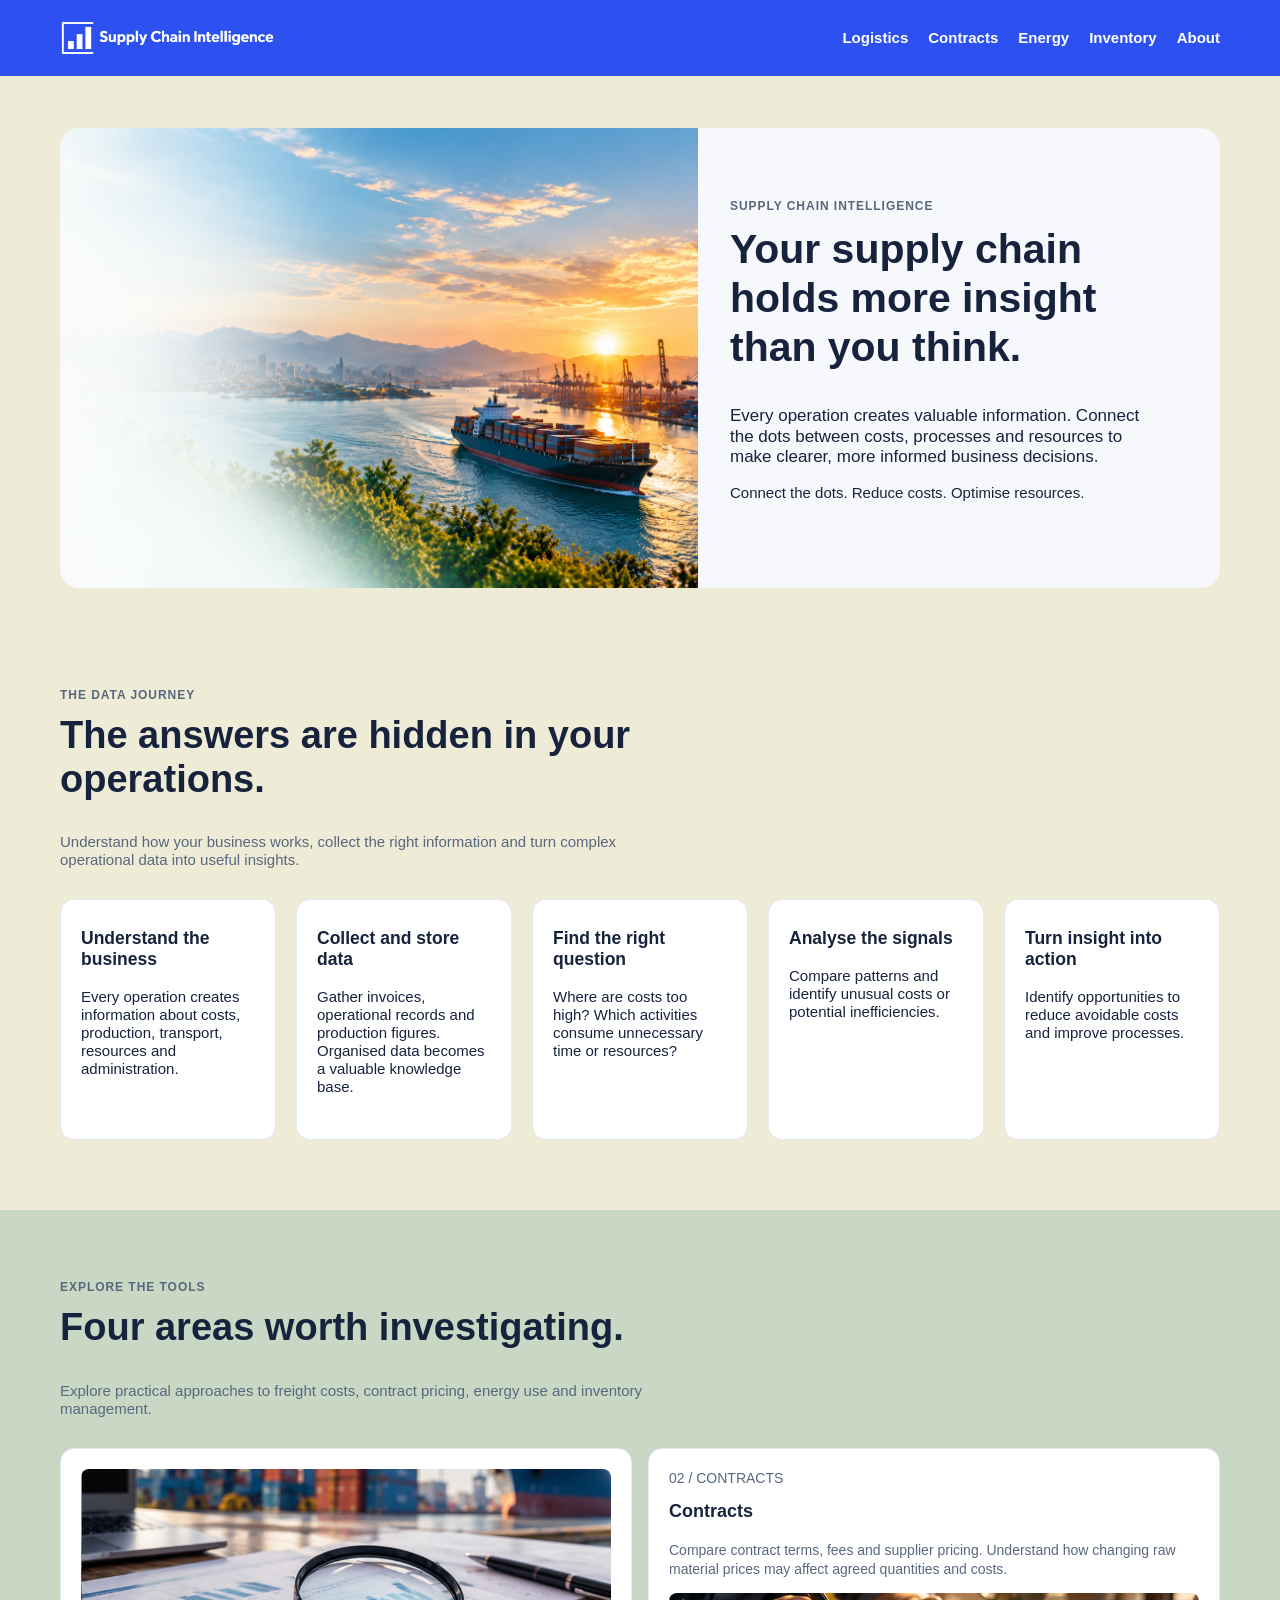
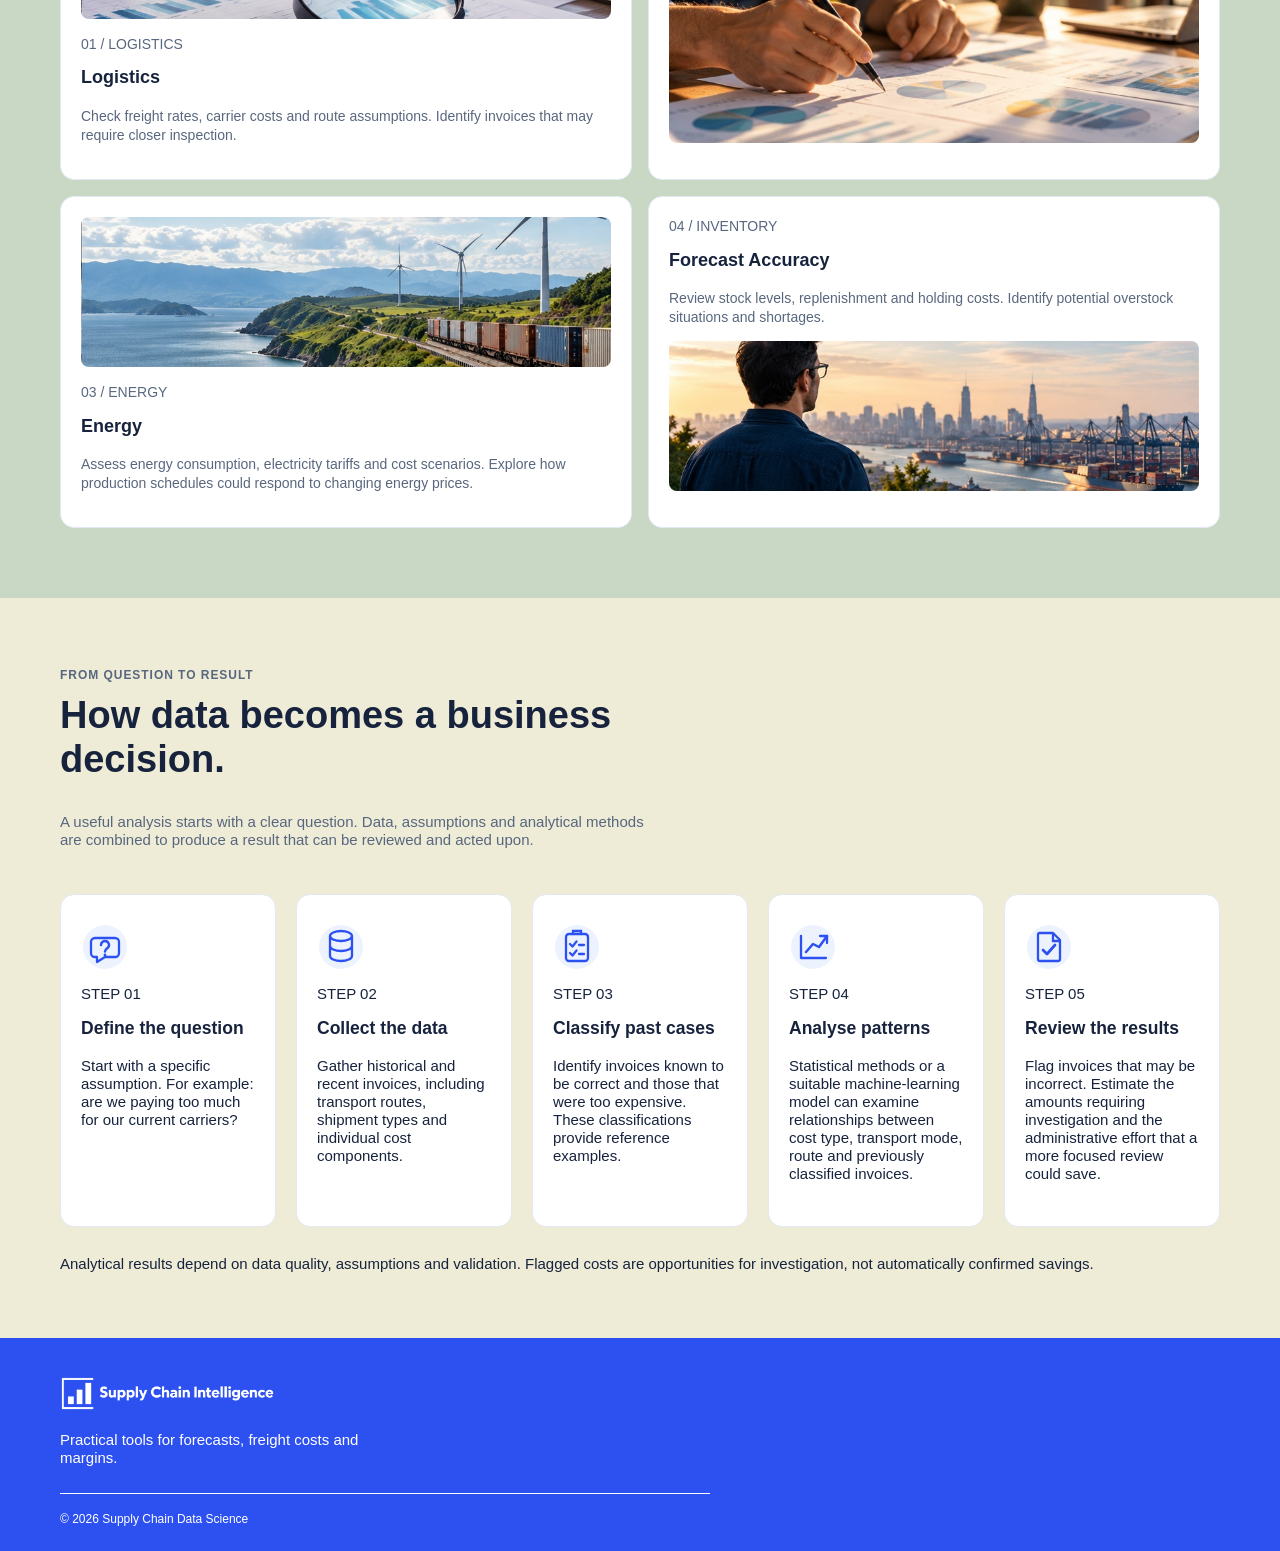
<file: index.html>
<!doctype html>
<html lang="en">
<head>
  <meta charset="utf-8">
  <meta name="viewport" content="width=device-width, initial-scale=1">
  <title>Supply Chain Intelligence</title>
  <link rel="stylesheet" href="style1.css">
</head>
<body>

<header class="site-header">
  <div class="container nav-row">
    <a href="index.html" aria-label="Supply Chain Intelligence – Homepage">
      <img class="brand-logo" src="images/logo.png" alt="Supply Chain Intelligence"> 
    </a> 
    
    <nav class="nav-links" aria-label="Main navigation">
        <a href="logistics.html" class="nav-link">Logistics</a>
        <a href="contract.html" class="nav-link">Contracts</a>
        <a href="energy.html" class="nav-link">Energy</a>
        <a href="inventory.html" class="nav-link">Inventory</a>
        <a href="about.html" class="nav-link">About</a>
    </nav>
  </div>
</header>

<main>

  <!-- ==========================================
       1. HERO: Einstieg in Supply Chain Intelligence
       Bild, Werbeaussage und kurze Einleitung
       Keine Buttons, Kennzahlen oder Infoboxen
       ========================================== -->

<section class="hero">
  <div class="container hero-panel">
    <div class="hero-image hero-image--fill">
  <img
    src="images/hero-port.png"
    alt="Cargo ships and containers at a commercial port"
  >
  </div>

  <div class="hero-copy">

    <p class="eyebrow">SUPPLY CHAIN INTELLIGENCE</p>

    <h1>Your supply chain holds more insight than you think.</h1>

    <p class="intro">
      Every operation creates valuable information.
      Connect the dots between costs, processes and resources
      to make clearer, more informed business decisions.
    </p>

    <p>
      Connect the dots. Reduce costs. Optimise resources.
    </p>

   </div>

  </div>

</section>



  <!-- ==========================================
       2. DATA JOURNEY: Vom Unternehmenswissen
          über Datensammlung und Analyse bis zum Nutzen
       Horizontale Prozessgrafik mit fünf Stationen
       ========================================== -->
<section class="section">

<div class="container">

 <div class="section-heading">

  <p class="eyebrow">THE DATA JOURNEY</p>

  <h2>The answers are hidden in your operations.</h2>

    <p>
      Understand how your business works, collect the right information
      and turn complex operational data into useful insights.
    </p>
    
    </div>
    <ol class="process-list">

      <li>
        <h3>Understand the business</h3>
        <p>
          Every operation creates information about costs,
          production, transport, resources and administration.
        </p>
      </li>

      <li>
        <h3>Collect and store data</h3>
        <p>
          Gather invoices, operational records and production figures.
          Organised data becomes a valuable knowledge base.
        </p>
      </li>

      <li>
        <h3>Find the right question</h3>
        <p>
          Where are costs too high? Which activities consume
          unnecessary time or resources?
        </p>
      </li>

      <li>
        <h3>Analyse the signals</h3>
        <p>
          Compare patterns and identify unusual costs
          or potential inefficiencies.
        </p>
      </li>

      <li>
        <h3>Turn insight into action</h3>
        <p>
          Identify opportunities to reduce avoidable costs
          and improve processes.
        </p>
      </li>

    </ol>

  </div>

</section>


  <!-- ==========================================
       3. FOUR TOOLS: Anklickbare Bild- und Textkacheln
       Vier Tools in einem 4x2-Raster.
       Die Reihenfolge von Bild und Text wechselt.
       Keine zusätzlichen Buttons.
       ========================================== -->

<!-- TOOL OVERVIEW -->
<section class="section section-soft">

  <div class="container">

    <div class="section-heading">

      <p class="eyebrow">EXPLORE THE TOOLS</p>

      <h2>Four areas worth investigating.</h2>

      <p>
        Explore practical approaches to freight costs, contract pricing,
        energy use and inventory management.
      </p>

    </div>

    <div class="tool-mosaic">

      <!-- 1. LOGISTICS: Bild oben, Text unten -->
      <a href="logistics.html" class="tool-card">

        <img
          src="images/carrier-cost.jpg"
          alt="Freight containers at a shipping terminal"
          loading="lazy"
        >
          <p>01 / LOGISTICS</p>
          <h3>Logistics</h3>
          <p>
            Check freight rates, carrier costs and route assumptions.
            Identify invoices that may require closer inspection.
          </p>
        

      </a>


      <!-- 2. CONTRACTS: Text oben, Bild unten -->
      <a href="contract.html" class="tool-card">

          <p>02 / CONTRACTS</p>
          <h3>Contracts</h3>
          <p>
            Compare contract terms, fees and supplier pricing.
            Understand how changing raw material prices may affect
            agreed quantities and costs.
          </p>
        
        <img
          src="images/margin-checker.jpg"
          alt="Industrial operations and equipment"
          loading="lazy"
        >

      </a>

      <!-- 3. ENERGY: Bild oben, Text unten -->
      <a href="energy.html" class="tool-card">

        <img
          src="images/energy-shift.jpg"
          alt="Electricity infrastructure"
          loading="lazy"
        >

          <p>03 / ENERGY</p>
          <h3>Energy</h3>
          <p>
            Assess energy consumption, electricity tariffs and cost
            scenarios. Explore how production schedules could respond
            to changing energy prices.
          </p>

      </a>


      <!-- 4. FORECAST ACCURACY: Text oben, Bild unten -->
      <a href="inventory.html" class="tool-card">

          <p>04 / INVENTORY</p>
          <h3>Forecast Accuracy</h3>
          <p>
            Review stock levels, replenishment and holding costs.
            Identify potential overstock situations and shortages.
          </p>

        <img
          src="images/forecast-accuracy.jpg"
          alt="Warehouse shelving and inventory"
          loading="lazy"
        >

      </a>

    </div>

  </div>

</section>


  <!-- ==========================================
       4. TECHNICAL PROCESS:
       Von der konkreten Frage zum Analyseergebnis
       Icons, fachliche Schritte und Erklärung
       Keine Buttons oder separaten Seitenleisten
       ========================================== -->

<!-- TECHNICAL PROCESS -->
<section class="section technical-process">

  <div class="container">

    <div class="section-heading">

      <p class="eyebrow">FROM QUESTION TO RESULT</p>

      <h2>How data becomes a business decision.</h2>

      <p>
        A useful analysis starts with a clear question.
        Data, assumptions and analytical methods are combined
        to produce a result that can be reviewed and acted upon.
      </p>

    </div>

    <ol class="process-list">

      <li>
<svg class="step-icon" viewBox="0 0 48 48" aria-hidden="true">
  <circle cx="24" cy="24" r="22" fill="#EDF2FF"/>
  <path d="M14 15h20a4 4 0 0 1 4 4v11a4 4 0 0 1-4 4H24l-8 5v-5h-2a4 4 0 0 1-4-4V19a4 4 0 0 1 4-4Z"
        fill="none" stroke="currentColor" stroke-width="2.3" stroke-linejoin="round"/>
  <path d="M20 22a4 4 0 1 1 7 2.6c-1.5 1.2-3 1.8-3 4"
        fill="none" stroke="currentColor" stroke-width="2.5" stroke-linecap="round"/>
  <circle cx="24" cy="32" r="1.4" fill="currentColor"/>
</svg>



        <p>STEP 01</p>
        <h3>Define the question</h3>
        <p>
          Start with a specific assumption.
          For example: are we paying too much for our current carriers?
        </p>
      </li>






      <li>

<svg class="step-icon" viewBox="0 0 48 48" aria-hidden="true">
  <circle cx="24" cy="24" r="22" fill="#EDF2FF"/>
  <ellipse cx="24" cy="13" rx="11" ry="5"
           fill="none" stroke="currentColor" stroke-width="2.3"/>
  <path d="M13 13v20c0 2.8 4.9 5 11 5s11-2.2 11-5V13"
        fill="none" stroke="currentColor" stroke-width="2.3"/>
  <path d="M13 23c0 2.8 4.9 5 11 5s11-2.2 11-5"
        fill="none" stroke="currentColor" stroke-width="2.3"/>
</svg>

        <p>STEP 02</p>
        <h3>Collect the data</h3>
        <p>
          Gather historical and recent invoices, including transport
          routes, shipment types and individual cost components.
        </p>
      </li>

      <li>

<svg class="step-icon" viewBox="0 0 48 48" aria-hidden="true">
  <circle cx="24" cy="24" r="22" fill="#EDF2FF"/>
  <rect x="13" y="11" width="22" height="27" rx="3"
        fill="none" stroke="currentColor" stroke-width="2.3"/>
  <path d="M20 11V8h8v3"
        fill="none" stroke="currentColor" stroke-width="2.3" stroke-linecap="round"/>
  <path d="m17 21 2.5 2.5 4-5"
        fill="none" stroke="currentColor" stroke-width="2.3" stroke-linecap="round" stroke-linejoin="round"/>
  <path d="M26 22h5"
        stroke="currentColor" stroke-width="2.3" stroke-linecap="round"/>
  <path d="m17 30 2.5 2.5 4-5"
        fill="none" stroke="currentColor" stroke-width="2.3" stroke-linecap="round" stroke-linejoin="round"/>
  <path d="M26 31h5"
        stroke="currentColor" stroke-width="2.3" stroke-linecap="round"/>
</svg>


        <p>STEP 03</p>
        <h3>Classify past cases</h3>
        <p>
          Identify invoices known to be correct and those that were
          too expensive. These classifications provide reference examples.
        </p>
      </li>

      <li>

<svg class="step-icon" viewBox="0 0 48 48" aria-hidden="true">
  <circle cx="24" cy="24" r="22" fill="#EDF2FF"/>
  <path d="M12 35V13M12 35h25"
        fill="none" stroke="currentColor" stroke-width="2.3" stroke-linecap="round"/>
  <path d="m17 29 7-8 6 3 8-11"
        fill="none" stroke="currentColor" stroke-width="2.5" stroke-linecap="round" stroke-linejoin="round"/>
  <path d="M31 13h7v7"
        fill="none" stroke="currentColor" stroke-width="2.3" stroke-linecap="round" stroke-linejoin="round"/>
</svg>

        <p>STEP 04</p>
        <h3>Analyse patterns</h3>
        <p>
          Statistical methods or a suitable machine-learning model can
          examine relationships between cost type, transport mode,
          route and previously classified invoices.
        </p>
      </li>

      <li>

<svg class="step-icon" viewBox="0 0 48 48" aria-hidden="true">
  <circle cx="24" cy="24" r="22" fill="#EDF2FF"/>

  <path d="M14 10h14l7 7v19a2 2 0 0 1-2 2H15a2 2 0 0 1-2-2V12a2 2 0 0 1 1-2Z"
        fill="none" stroke="currentColor" stroke-width="2.3"
        stroke-linejoin="round"/>

  <path d="M28 10v8h7"
        fill="none" stroke="currentColor" stroke-width="2.3"/>

  <path d="m18 27 4 4 8-9"
        fill="none" stroke="currentColor" stroke-width="2.8"
        stroke-linecap="round" stroke-linejoin="round"/>
</svg>

        <p>STEP 05</p>
        <h3>Review the results</h3>
        <p>
          Flag invoices that may be incorrect. Estimate the amounts
          requiring investigation and the administrative effort
          that a more focused review could save.
        </p>
      </li>

    </ol>

    <p>
      Analytical results depend on data quality, assumptions and
      validation. Flagged costs are opportunities for investigation,
      not automatically confirmed savings.
    </p>

  </div>

</section>

</main>

<!-- FOOTER -->
<footer class="footer">
  <div class="container">
    <div class="footer-top">
      <div class="footer-brand">
           <a href="index.html" aria-label="Supply Chain Intelligence – Homepage">
          <img
          class="brand-logo"
          src="images/logo.png"
          alt="Supply Chain Intelligence">
          </a>
        <p>
          Practical tools for forecasts, freight costs and margins.
        </p>
      </div>
    </div>    

    <div class="footer-bottom">
      <span>© 2026 Supply Chain Data Science</span>
    </div>
  </div>
</footer>
</body>
</html>
</file>
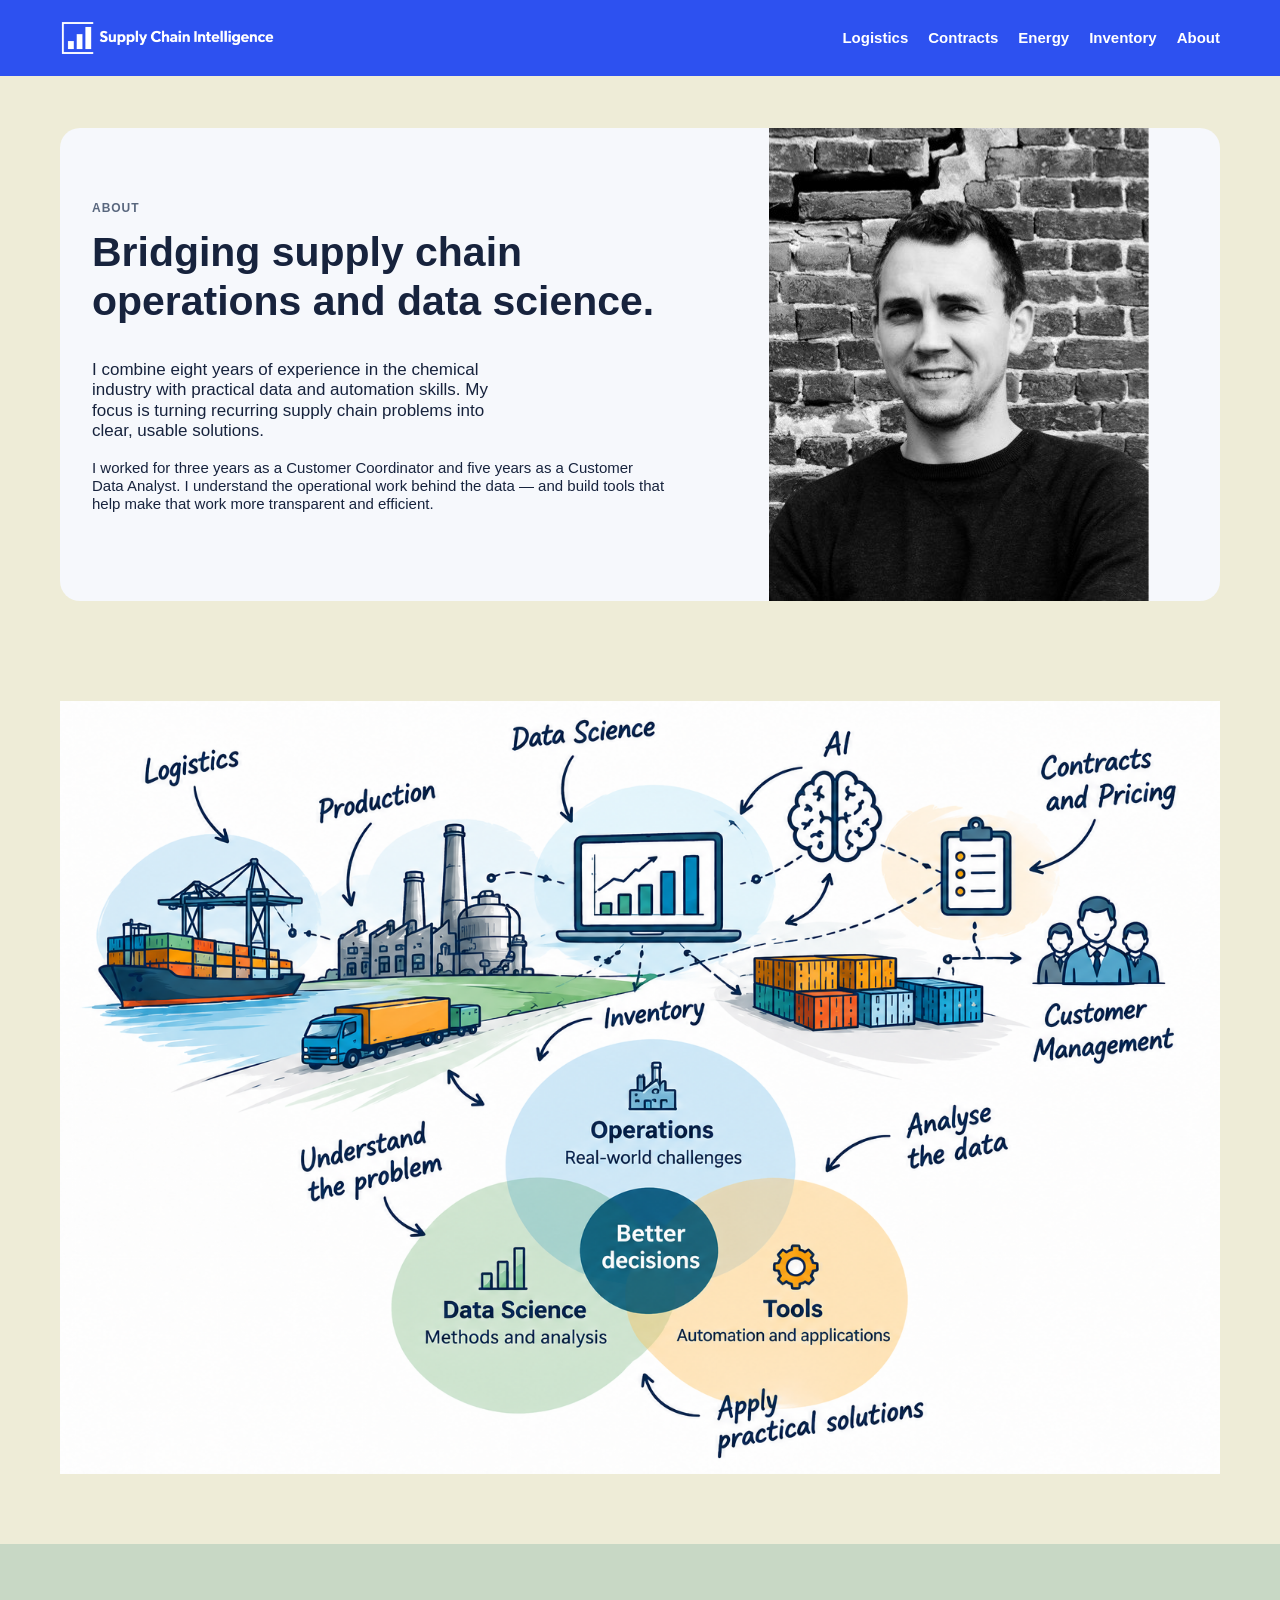
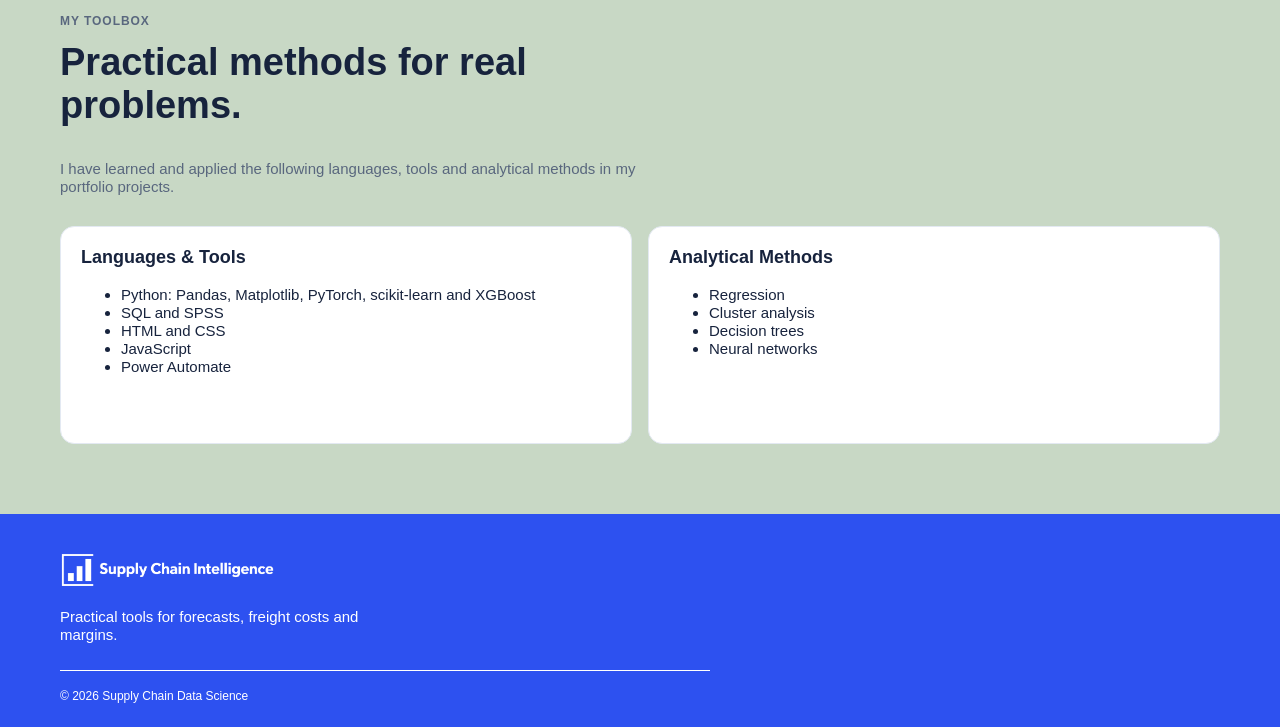
<file: about.html>
<!doctype html>
<html lang="en">
<head>
  <meta charset="utf-8">
  <meta name="viewport" content="width=device-width, initial-scale=1">
  <title>Supply Chain Intelligence</title>
  <link rel="stylesheet" href="style1.css">
</head>
<body>

<header class="site-header">
  <div class="container nav-row">
    <a href="index.html" aria-label="Supply Chain Intelligence – Homepage">
      <img class="brand-logo" src="images/logo.png" alt="Supply Chain Intelligence"> 
    </a> 
    
    <nav class="nav-links" aria-label="Main navigation">
        <a href="logistics.html" class="nav-link">Logistics</a>
        <a href="contract.html" class="nav-link">Contracts</a>
        <a href="energy.html" class="nav-link">Energy</a>
        <a href="inventory.html" class="nav-link">Inventory</a>
        <a href="about.html" class="nav-link">About</a>
    </nav>
  </div>
</header>

<main>

  <!-- INTRODUCTION -->
  <section class="hero">
    <div class="container hero-panel">

      <div class="hero-copy">
        <p class="eyebrow">ABOUT</p>
        <h1>Bridging supply chain operations and data science.</h1>

        <p class="intro">
          I combine eight years of experience in the chemical industry with
          practical data and automation skills. My focus is turning recurring
          supply chain problems into clear, usable solutions.
        </p>

        <p>
          I worked for three years as a Customer Coordinator and five years as
          a Customer Data Analyst. I understand the operational work behind
          the data — and build tools that help make that work more transparent
          and efficient.
        </p>
      </div>

      <div class="hero-image">
        <img
          src="images/about-portrait.png"
          alt="Portrait photo"
        >
      </div>

    </div>
  </section>


  <!-- SUPPLY CHAIN NETWORK AND OPERATIONS MEET DATA -->
  <section class="section">
    <div class="container">

      <img
        class="about-map"
        src="images/about-network-focus.png"
        alt="Supply chain operations connected with logistics, production, inventory, customer management, data science, AI and tools to create better decisions"
        loading="lazy"
      >

    </div>
  </section>


  <!-- METHODS AND TOOLS -->
  <section class="section section-soft">
    <div class="container">

      <div class="section-heading">
        <p class="eyebrow">MY TOOLBOX</p>
        <h2>Practical methods for real problems.</h2>
        <p>
          I have learned and applied the following languages, tools and
          analytical methods in my portfolio projects.
        </p>
      </div>

      <div class="tool-grid">

        <div class="tool-card">
          <h3>Languages &amp; Tools</h3>
          <ul>
            <li>Python: Pandas, Matplotlib, PyTorch, scikit-learn and XGBoost</li>
            <li>SQL and SPSS</li>
            <li>HTML and CSS</li>
            <li>JavaScript</li>
            <li>Power Automate</li>
          </ul>
        </div>

        <div class="tool-card">
          <h3>Analytical Methods</h3>
          <ul>
            <li>Regression</li>
            <li>Cluster analysis</li>
            <li>Decision trees</li>
            <li>Neural networks</li>
          </ul>
        </div>

      </div>
    </div>
  </section>

</main>



<!-- FOOTER -->
<footer class="footer">
  <div class="container">
    <div class="footer-top">
      <div class="footer-brand">
           <a class="brand" href="index.html" aria-label="Supply Chain Intelligence – Homepage">
          <img
          class="brand-logo"
          src="images/logo.png"
          alt="Supply Chain Intelligence">
          </a>
        <p>
          Practical tools for forecasts, freight costs and margins.
        </p>
      </div>
    </div>    

    <div class="footer-bottom">
      <span>© 2026 Supply Chain Data Science</span>
    </div>
  </div>
</footer>
</body>
</html>
</file>
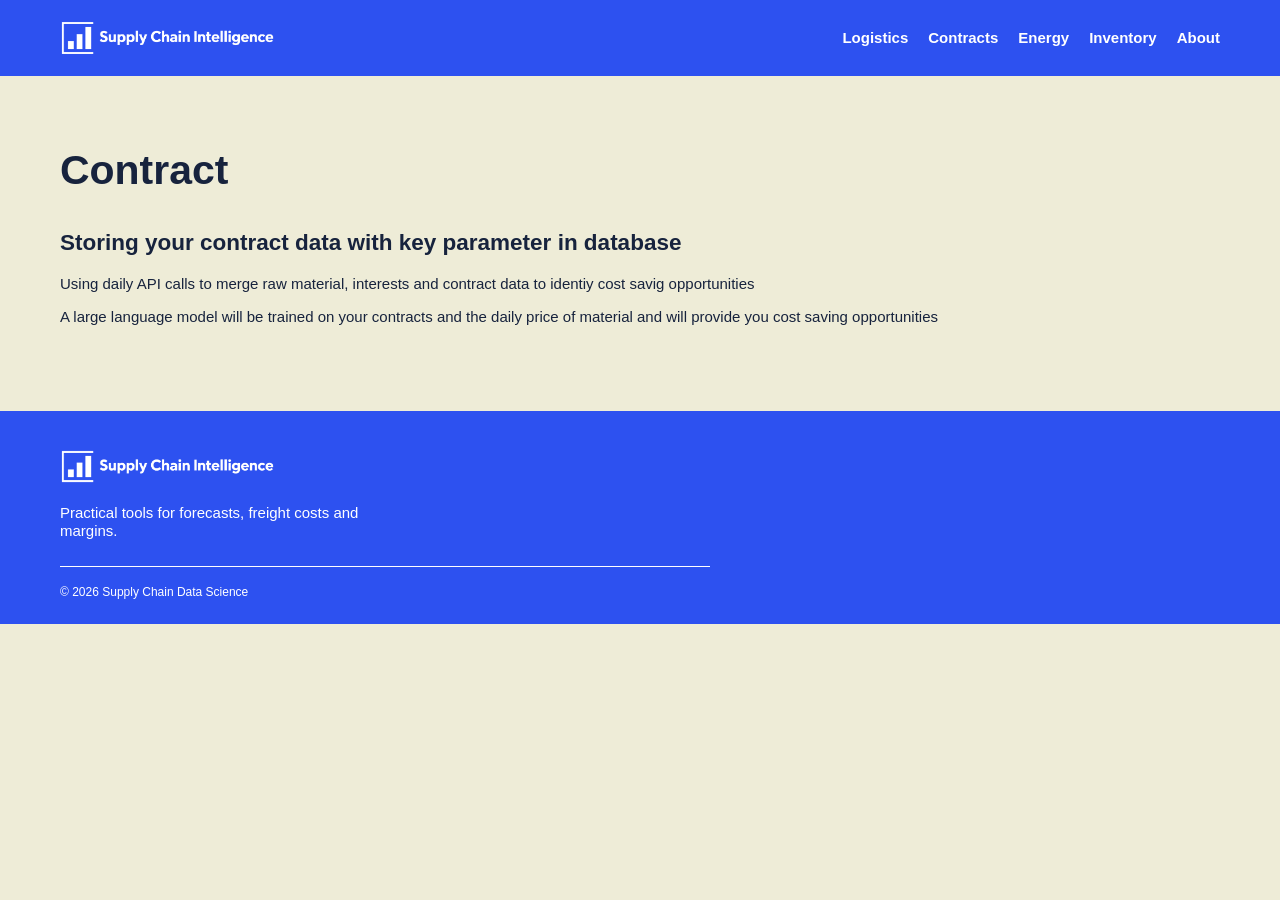
<file: contract.html>
<!doctype html>
<html lang="en">
<head>
  <meta charset="utf-8">
  <meta name="viewport" content="width=device-width, initial-scale=1">
  <title>Supply Chain Intelligence</title>
  <link rel="stylesheet" href="style1.css">
</head>
<body>

<header class="site-header">
  <div class="container nav-row">
    <a href="index.html" aria-label="Supply Chain Intelligence – Homepage">
      <img class="brand-logo" src="images/logo.png" alt="Supply Chain Intelligence"> 
    </a> 
    
    <nav class="nav-links" aria-label="Main navigation">
        <a href="logistics.html" class="nav-link">Logistics</a>
        <a href="contract.html" class="nav-link">Contracts</a>
        <a href="energy.html" class="nav-link">Energy</a>
        <a href="inventory.html" class="nav-link">Inventory</a>
        <a href="about.html" class="nav-link">About</a>
    </nav>
  </div>
</header>

<main>
    <section class="section">
      <div class="container">
        <h1>Contract</h1>
        <h2> Storing your contract data with key parameter in database  </h2>
        <p> Using daily API calls to merge raw material, interests and contract data to identiy cost savig opportunities </p>
        <p> A large language model will be trained on your contracts and the daily price of material and will provide you cost saving opportunities</p>
      </div>
    </section>
</main>

<!-- FOOTER -->
<footer class="footer">
  <div class="container">
    <div class="footer-top">
      <div class="footer-brand">
           <a class="brand" href="index.html" aria-label="Supply Chain Intelligence – Homepage">
          <img
          class="brand-logo"
          src="images/logo.png"
          alt="Supply Chain Intelligence">
          </a>
        <p>
          Practical tools for forecasts, freight costs and margins.
        </p>
      </div>
    </div>    

    <div class="footer-bottom">
      <span>© 2026 Supply Chain Data Science</span>
    </div>
  </div>
</footer>
</body>
</html>
</file>
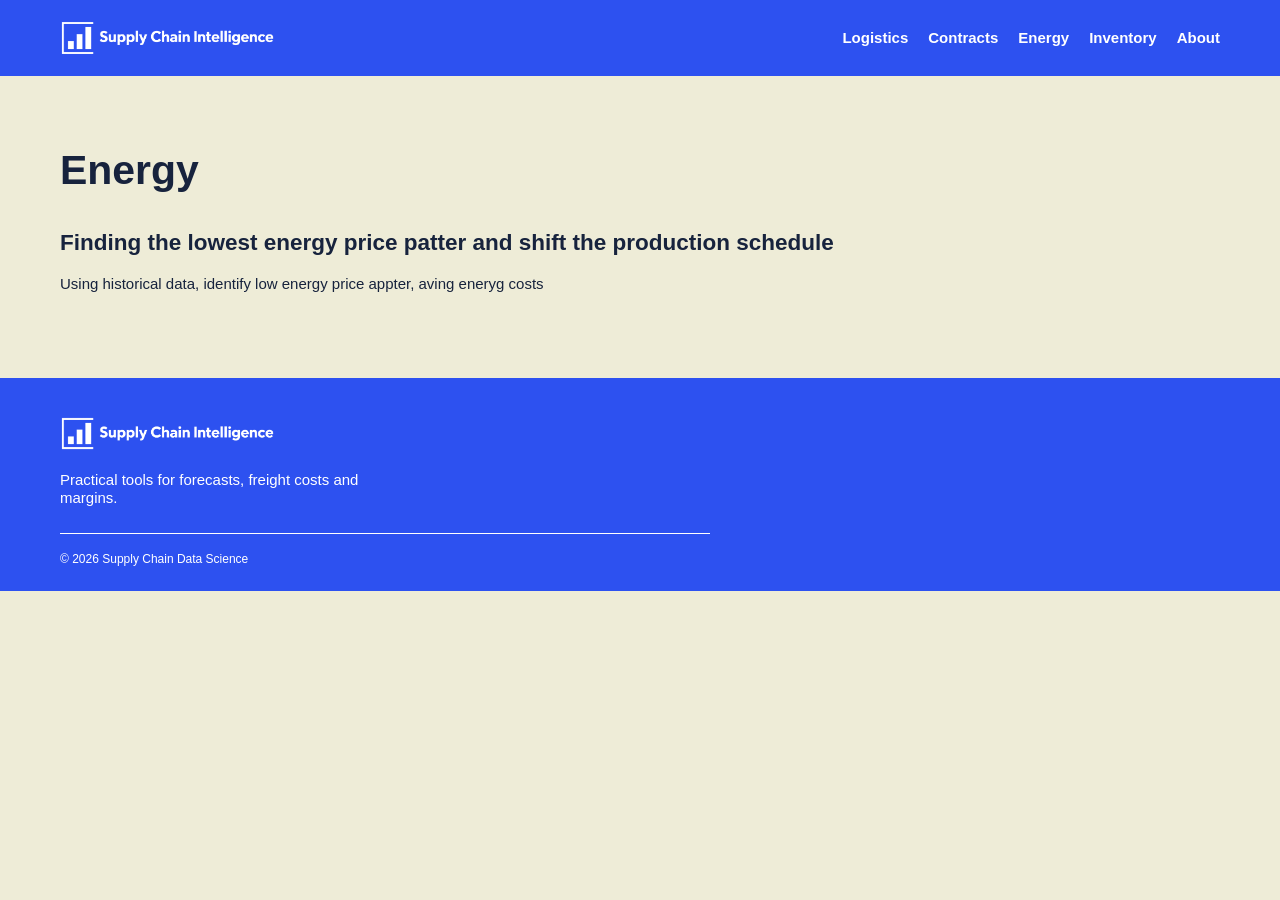
<file: energy.html>
<!doctype html>
<html lang="en">
<head>
  <meta charset="utf-8">
  <meta name="viewport" content="width=device-width, initial-scale=1">
  <title>Supply Chain Intelligence</title>
  <link rel="stylesheet" href="style1.css">
</head>
<body>

<header class="site-header">
  <div class="container nav-row">
    <a href="index.html" aria-label="Supply Chain Intelligence – Homepage">
      <img class="brand-logo" src="images/logo.png" alt="Supply Chain Intelligence"> 
    </a> 
    
    <nav class="nav-links" aria-label="Main navigation">
        <a href="logistics.html" class="nav-link">Logistics</a>
        <a href="contract.html" class="nav-link">Contracts</a>
        <a href="energy.html" class="nav-link">Energy</a>
        <a href="inventory.html" class="nav-link">Inventory</a>
        <a href="about.html" class="nav-link">About</a>
    </nav>
  </div>
</header>

<main>
    <section class="section">
      <div class="container">
        <h1>Energy</h1>
        <h2> Finding the lowest energy price patter and shift the production schedule  </h2>
        <p>Using historical data, identify low energy price appter, aving eneryg costs</p>
      </div>
    </section>
</main>


<!-- FOOTER -->
<footer class="footer">
  <div class="container">
    <div class="footer-top">
      <div class="footer-brand">
           <a class="brand" href="index.html" aria-label="Supply Chain Intelligence – Homepage">
          <img
          class="brand-logo"
          src="images/logo.png"
          alt="Supply Chain Intelligence">
          </a>
        <p>
          Practical tools for forecasts, freight costs and margins.
        </p>
      </div>
    </div>    

    <div class="footer-bottom">
      <span>© 2026 Supply Chain Data Science</span>
    </div>
  </div>
</footer>
</body>
</html>
</file>
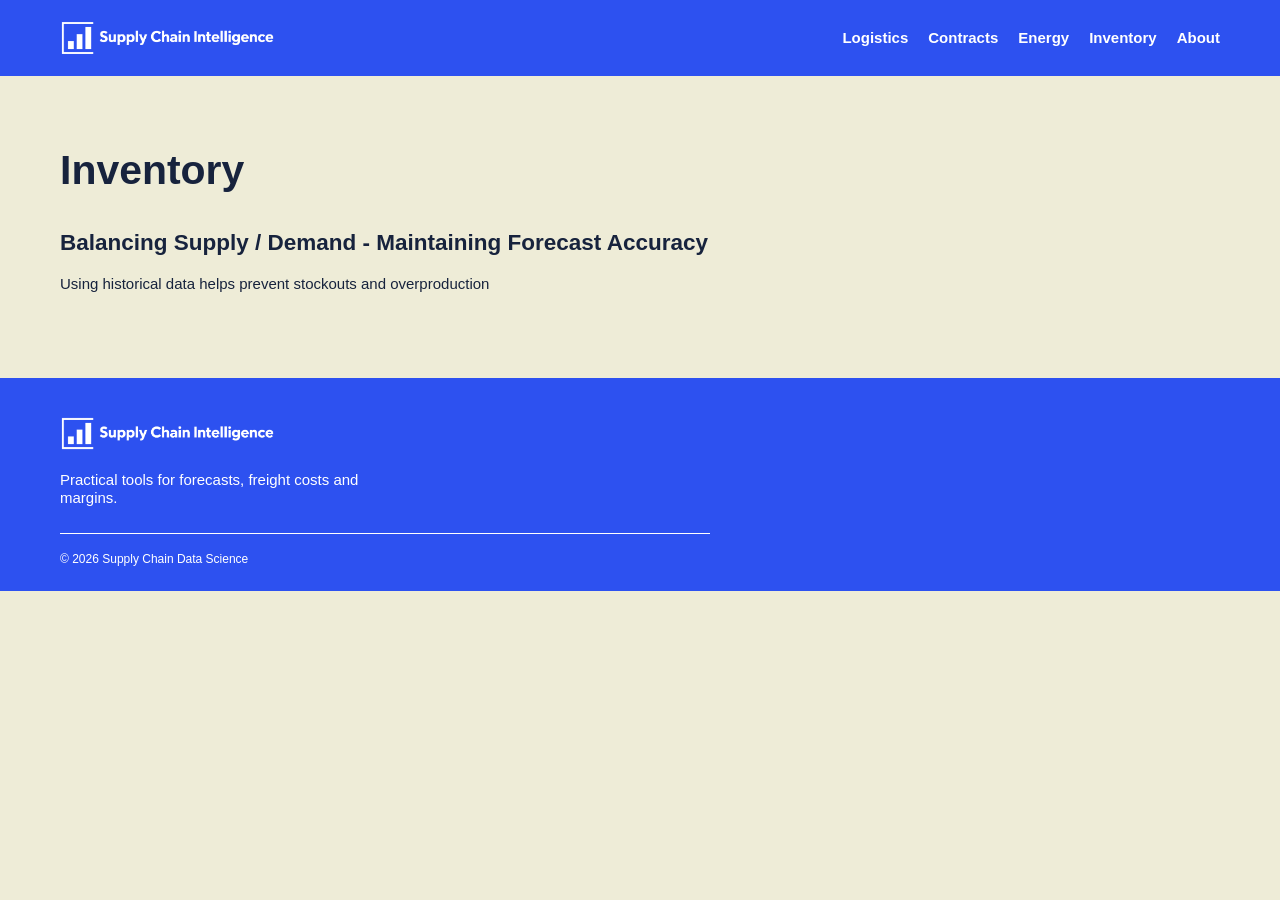
<file: inventory.html>
<!doctype html>
<html lang="en">
<head>
  <meta charset="utf-8">
  <meta name="viewport" content="width=device-width, initial-scale=1">
  <title>Supply Chain Intelligence</title>
  <link rel="stylesheet" href="style1.css">
</head>
<body>

<header class="site-header">
  <div class="container nav-row">
    <a href="index.html" aria-label="Supply Chain Intelligence – Homepage">
      <img class="brand-logo" src="images/logo.png" alt="Supply Chain Intelligence"> 
    </a> 
    
    <nav class="nav-links" aria-label="Main navigation">
        <a href="logistics.html" class="nav-link">Logistics</a>
        <a href="contract.html" class="nav-link">Contracts</a>
        <a href="energy.html" class="nav-link">Energy</a>
        <a href="inventory.html" class="nav-link">Inventory</a>
        <a href="about.html" class="nav-link">About</a>
    </nav>
  </div>
</header>

<main>
    <section class="section">
      <div class="container">
        <h1>Inventory</h1>
        <h2> Balancing Supply / Demand - Maintaining Forecast Accuracy </h2>
        <p>Using historical data helps prevent stockouts and overproduction</p>
      </div>
    </section>
</main>

<!-- FOOTER -->
<footer class="footer">
  <div class="container">
    <div class="footer-top">
      <div class="footer-brand">
           <a class="brand" href="index.html" aria-label="Supply Chain Intelligence – Homepage">
          <img
          class="brand-logo"
          src="images/logo.png"
          alt="Supply Chain Intelligence">
          </a>
        <p>
          Practical tools for forecasts, freight costs and margins.
        </p>
      </div>
    </div>    

    <div class="footer-bottom">
      <span>© 2026 Supply Chain Data Science</span>
    </div>
  </div>
</footer>
</body>
</html>
</file>
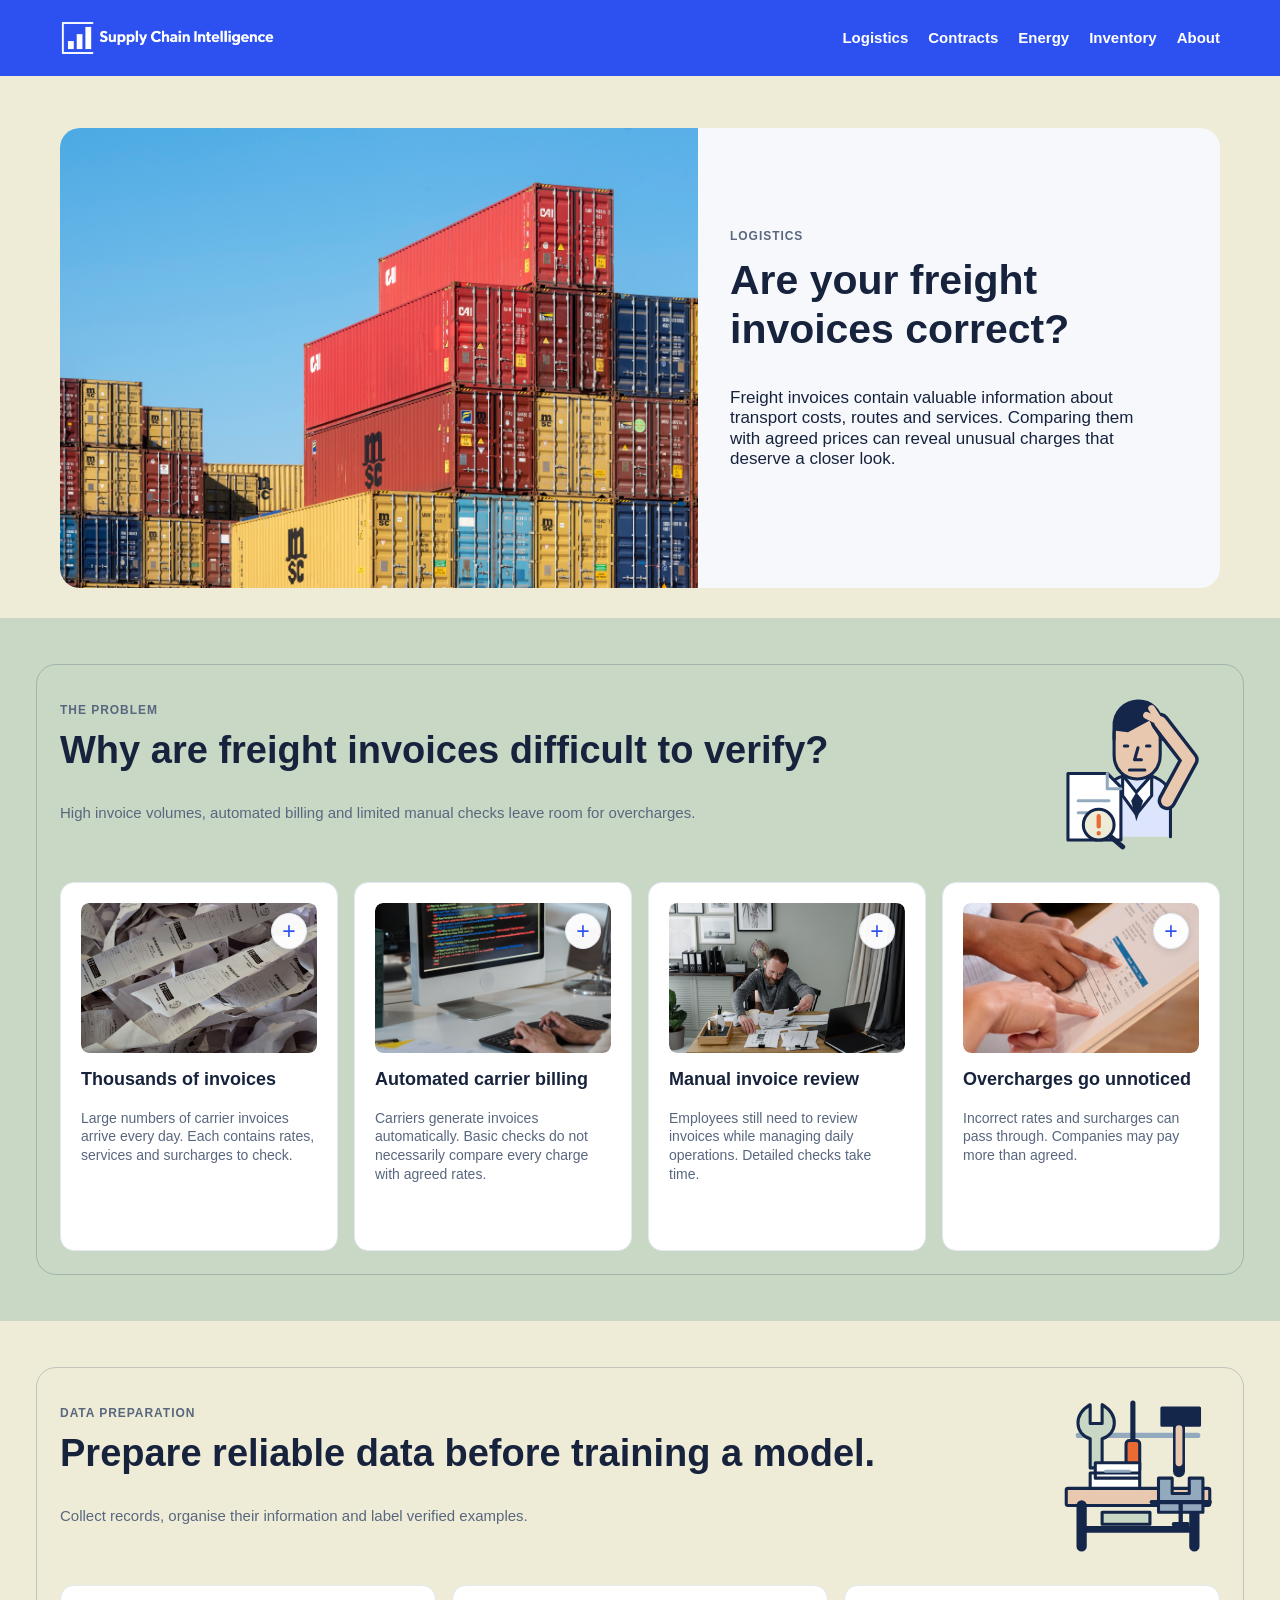
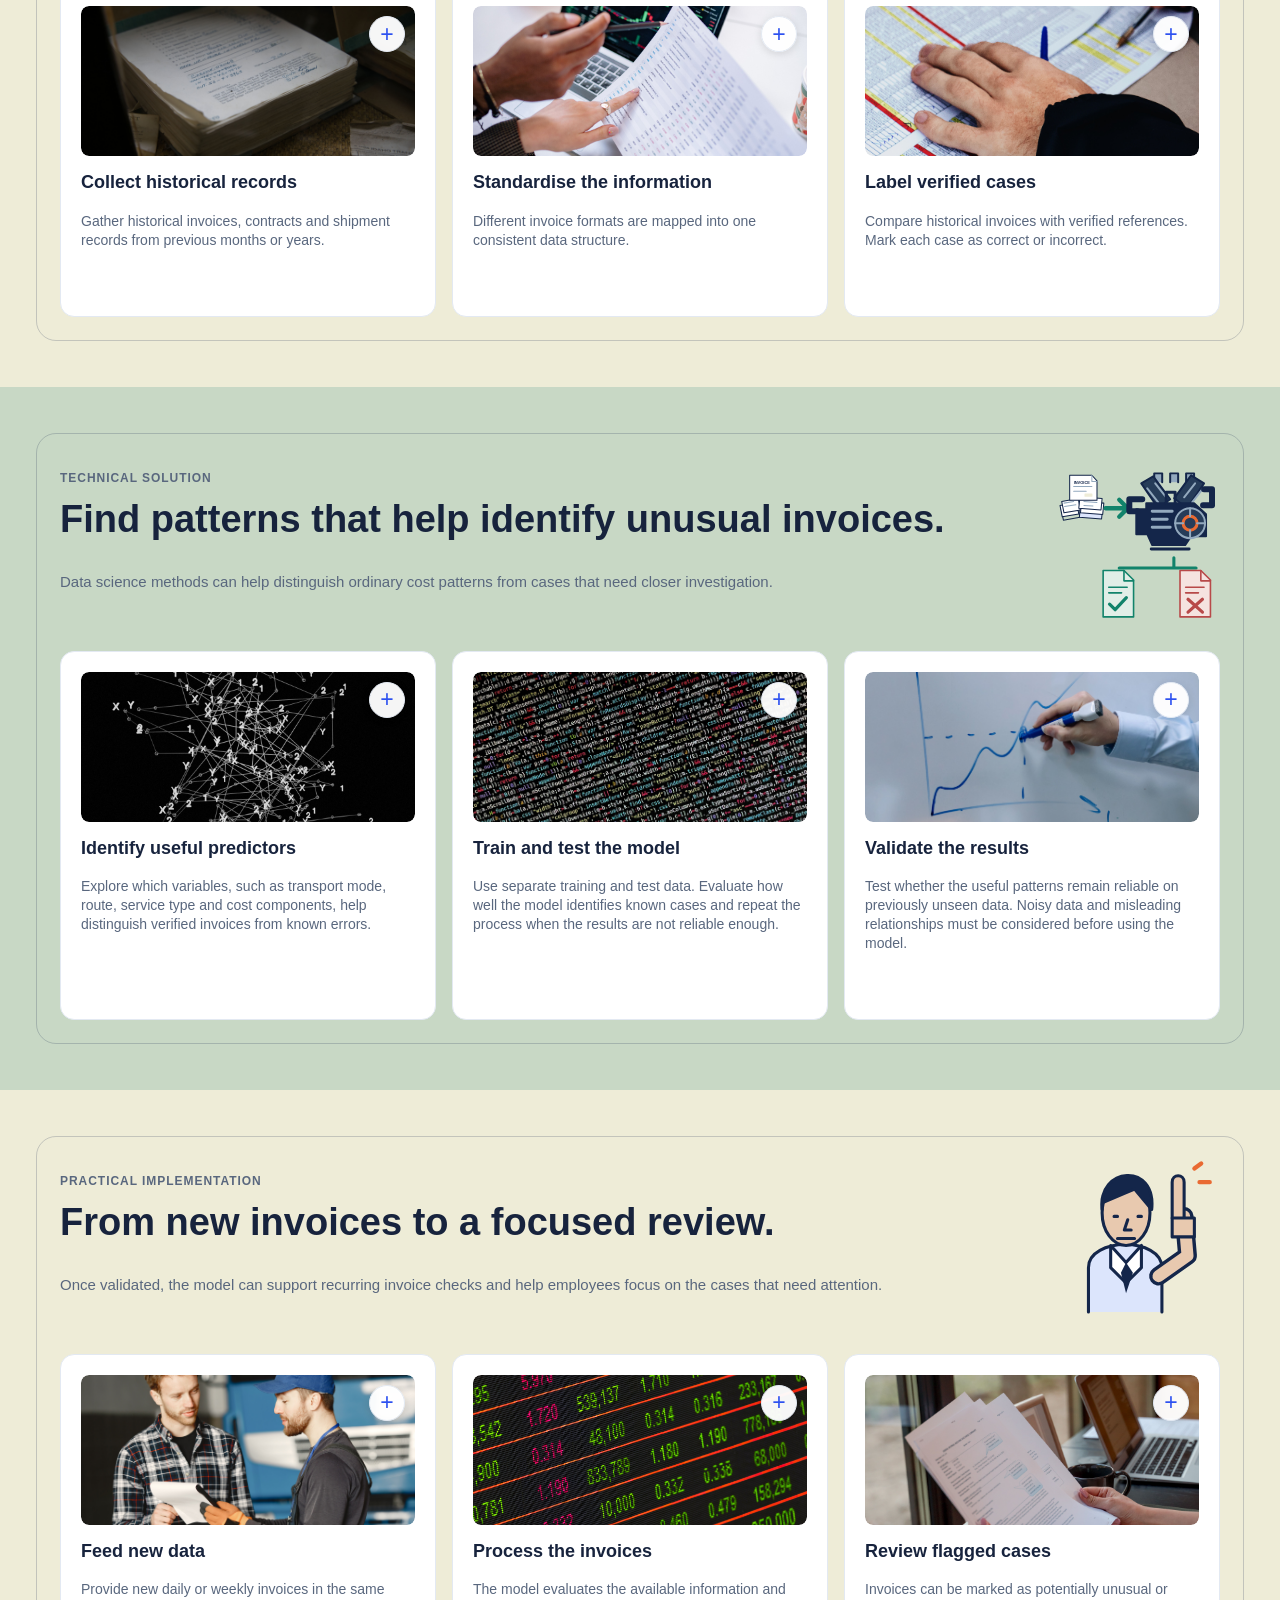
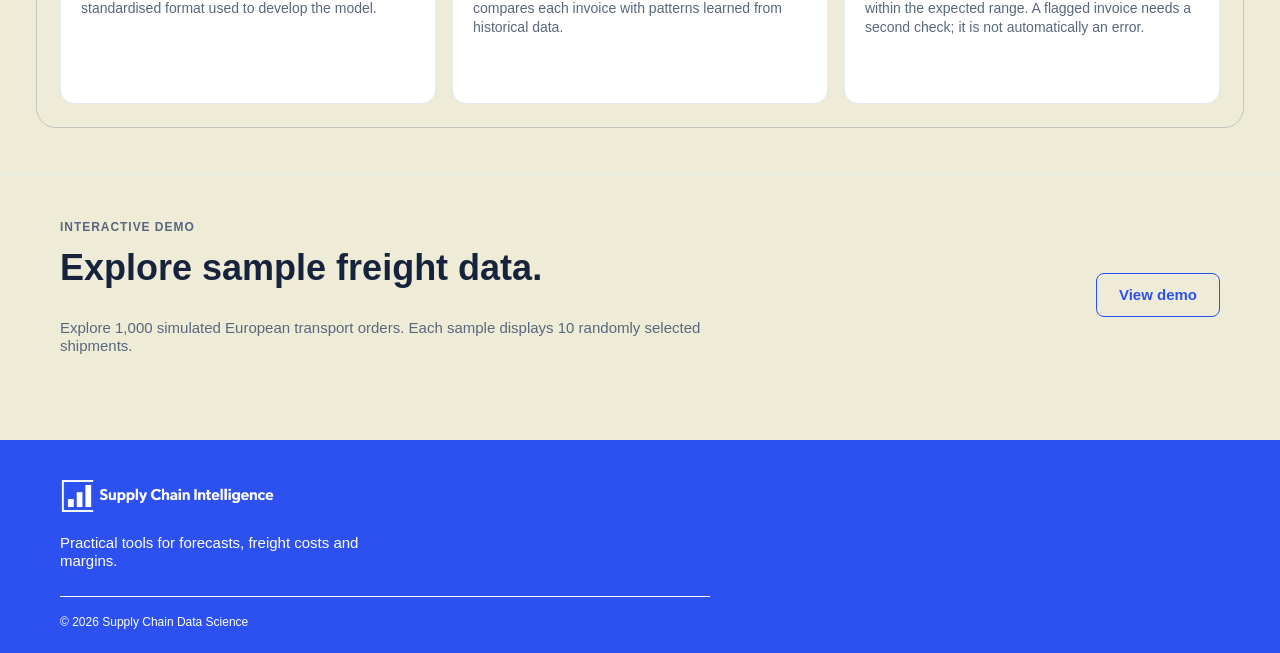
<file: logistics.html>
<!doctype html>
<html lang="en">
<head>
  <meta charset="utf-8">
  <meta name="viewport" content="width=device-width, initial-scale=1">
  <title>Supply Chain Intelligence</title>
  <link rel="stylesheet" href="style1.css">
  <script src="logistics-demo.js" defer></script>
</head>
<body>

<header class="site-header">
  <div class="container nav-row">
    <a href="index.html" aria-label="Supply Chain Intelligence – Homepage">
      <img class="brand-logo" src="images/logo.png" alt="Supply Chain Intelligence"> 
    </a> 
    
    <nav class="nav-links" aria-label="Main navigation">
        <a href="logistics.html" class="nav-link">Logistics</a>
        <a href="contract.html" class="nav-link">Contracts</a>
        <a href="energy.html" class="nav-link">Energy</a>
        <a href="inventory.html" class="nav-link">Inventory</a>
        <a href="about.html" class="nav-link">About</a>
    </nav>
  </div>
</header>

<main>

<!-- REUSABLE LOGISTICS ICONS -->
<svg class="icon-library" xmlns="http://www.w3.org/2000/svg" aria-hidden="true">
  <symbol id="icon-documents" viewBox="0 0 96 96">
    <g fill="none" stroke="#14264a" stroke-width="1.8" stroke-linecap="round" stroke-linejoin="round">
      <!-- Uneven piles of invoices -->
      <path d="m9 70 29-5 4 20-29 5z" fill="#c8d8c5"/>
      <path d="m7 64 29-5 4 20-29 5z" fill="#fff"/>
      <path d="m10 57 29-5 4 20-29 5z" fill="#fff"/>
      <path d="m14 60 17-3m-16 9 20-3" stroke="#93a9be"/>
      <path d="m43 65 39 3-2 20-39-3z" fill="#dce5fc"/>
      <path d="m45 57 39 3-2 20-39-3z" fill="#fff"/>
      <path d="m42 49 39 3-2 20-39-3z" fill="#fff"/>
      <path d="m49 57 23 2m-23 5 16 1" stroke="#93a9be"/>
      <path d="M24 11h39l9 10v34H24z" fill="#fff"/>
      <path d="M63 11v11h9M31 31h32M31 39h22" stroke="#93a9be"/>
      <text x="31" y="26" font-family="Arial, sans-serif" font-size="7" font-weight="700" fill="#14264a" stroke="none">INVOICE</text>
      <rect x="50" y="43" width="14" height="6" rx="1" fill="#eeecd7" stroke="none"/>
    </g>
  </symbol>

  <symbol id="icon-billing" viewBox="0 0 96 96">
    <g fill="none" stroke="#14264a" stroke-width="1.8" stroke-linecap="round" stroke-linejoin="round">
      <!-- Continuous production: printer, invoices, envelopes, dispatch -->
      <path d="M9 11h23v23H9z" fill="#fff"/>
      <path d="M13 7h23v23H13z" fill="#fff"/>
      <path d="M18 14h13M18 20h9" stroke="#93a9be"/>
      <rect x="4" y="28" width="37" height="29" rx="3" fill="#c8d8c5"/>
      <circle cx="33" cy="35" r="2" fill="#12836b" stroke="none"/>
      <rect x="10" y="42" width="26" height="6" rx="1" fill="#14264a" stroke="none"/>
      <path d="M15 45h18v17H15z" fill="#fff"/>
      <path d="M19 51h10M19 56h7" stroke="#93a9be"/>
      <path d="M43 38h16v24H43z" fill="#fff"/>
      <path d="M47 44h8M47 50h8M47 56h5" stroke="#93a9be"/>
      <path d="M65 40h15v17H65z" fill="#fff"/>
      <path d="M61 48h23v14H61z" fill="#eeecd7"/>
      <path d="m61 48 11 8 12-8"/>
      <path d="M75 30h17v12H75z" fill="#eeecd7"/>
      <path d="m75 30 8 7 9-7"/>
      <rect x="4" y="63" width="88" height="13" rx="6.5" fill="#e1eee7"/>
      <g fill="#fff">
        <circle cx="13" cy="69.5" r="3"/><circle cx="27" cy="69.5" r="3"/>
        <circle cx="41" cy="69.5" r="3"/><circle cx="55" cy="69.5" r="3"/>
        <circle cx="69" cy="69.5" r="3"/><circle cx="83" cy="69.5" r="3"/>
      </g>
      <path d="M14 77v10M82 77v10" stroke-width="3"/>
      <path d="M45 21h21m-5-5 5 5-5 5M79 16h13m-4-4 4 4-4 4" stroke="#e96a32" stroke-width="2.5"/>
    </g>
  </symbol>

  <symbol id="icon-review" viewBox="0 0 96 96">
    <g fill="none" stroke="#14264a" stroke-width="1.8" stroke-linecap="round" stroke-linejoin="round">
      <!-- Reviewer, sweat drop, papers and magnifier -->
      <path d="M8 66V48c0-12 33-12 33 0v18" fill="#c8d8c5"/>
      <ellipse cx="25" cy="25" rx="13" ry="16" fill="#e8c9af"/>
      <path d="M12 24c-3-20 27-24 27-3l-10-6-8 7z" fill="#14264a"/>
      <path d="m19 27 3-1m8 0 3 1M23 35h6"/>
      <path d="M45 20c-8 11-7 15-2 15s7-4 2-15" fill="#dce5fc" stroke="#2d51f0"/>
      <path d="m7 69 36-4 2 20-36 4z" fill="#fff"/>
      <path d="m11 62 36-4 2 20-36 4z" fill="#fff"/>
      <path d="m15 55 36-4 2 20-36 4z" fill="#fff"/>
      <path d="m21 62 19-2m-18 8 13-2" stroke="#93a9be"/>
      <circle cx="65" cy="55" r="18" fill="#eeecd7"/>
      <path d="m78 69 12 15" stroke-width="6"/>
      <path d="M57 49h16M57 56h12M57 63h8" stroke="#12836b"/>
      <path d="m35 48 14-8 9 6" fill="none" stroke="#e8c9af" stroke-width="6"/>
    </g>
  </symbol>

  <symbol id="icon-alert" viewBox="0 0 96 96">
    <g fill="none" stroke="#14264a" stroke-width="1.8" stroke-linecap="round" stroke-linejoin="round">
      <!-- Recognisable euro notes protrude from the invoice pile -->
      <path d="m8 68 66-5 3 23-66 5z" fill="#dce5fc"/>
      <path d="m7 61 66-5 3 23-66 5z" fill="#fff"/>
      <g transform="rotate(-12 63 36)">
        <rect x="37" y="21" width="52" height="29" rx="2" fill="#c8d8c5" stroke="#12836b"/>
        <rect x="42" y="26" width="42" height="19" rx="1" stroke="#12836b"/>
        <path d="M66 29c-10-6-12 19 0 12M55 33h10M55 37h9" stroke="#12836b" stroke-width="2.5"/>
      </g>
      <rect x="30" y="38" width="62" height="31" rx="2" fill="#8fbaa0" stroke="#12836b"/>
      <rect x="35" y="43" width="52" height="21" rx="1" stroke="#12836b"/>
      <ellipse cx="66" cy="53" rx="11" ry="10" fill="#e1eee7" stroke="none"/>
      <path d="M70 46c-13-7-14 23 0 15M57 51h12M57 56h11" stroke="#12836b" stroke-width="2.8"/>
      <path d="M9 9h29l9 9v38H9z" fill="#fff"/>
      <path d="M38 9v10h9M16 28h23M16 36h18M16 44h12" stroke="#93a9be"/>
      <path d="m6 58 43-5 4 23-43 5z" fill="#fff"/>
      <path d="m12 64 28-3m-27 9 19-2" stroke="#93a9be"/>
      <path d="m52 75 29-3 2 15-29 3z" fill="#fff"/>
      <path d="m57 80 17-2" stroke="#93a9be"/>
    </g>
  </symbol>

  <symbol id="icon-records" viewBox="0 0 96 96">
    <g fill="none" stroke="#14264a" stroke-width="1.8" stroke-linecap="round" stroke-linejoin="round">
      <!-- Person sorting scattered papers into a desk stack -->
      <path d="M31 56V41c0-15 35-15 35 0v15" fill="#c8d8c5"/>
      <ellipse cx="48" cy="19" rx="11" ry="13" fill="#e8c9af"/>
      <path d="M37 18c-2-18 24-18 23 1l-10-7-13 7" fill="#14264a"/>
      <path d="M44 21h1m8 0h1M46 27h5"/>
      <path d="m8 51 24-9 9 23-24 9z" fill="#fff"/>
      <path d="m12 57 15-6m-12 12 14-5" stroke="#93a9be"/>
      <path d="m27 59 22 4-4 17-22-4z" fill="#eeecd7"/>
      <path d="M58 64h27v13H58zM58 58h27v13H58zM58 52h27v13H58z" fill="#fff"/>
      <path d="M64 57h15M64 61h10" stroke="#93a9be"/>
      <path d="m33 41 6 13 18-6m8-7 7 6-6 7" stroke="#e8c9af" stroke-width="7"/>
      <path d="m46 37 21 3-2 13-21-3z" fill="#fff"/>
      <path d="M6 79h84v5H6z" fill="#14264a"/>
      <path d="M14 85v6M82 85v6"/>
    </g>
  </symbol>

  <symbol id="icon-table" viewBox="0 0 64 64">
    <g fill="none" stroke-width="1.8" stroke-linecap="round" stroke-linejoin="round">
      <rect x="8" y="10" width="48" height="43" rx="3" fill="#fff" stroke="#14264a"/>
      <path d="M8 13a3 3 0 0 1 3-3h42a3 3 0 0 1 3 3v10H8z" fill="#14264a" stroke="none"/>
      <path d="M24 23v30M40 23v30M8 33h48M8 43h48" stroke="#ccd6e1"/>
      <path d="M13 16h6M29 16h6M45 16h6" stroke="#fff"/>
      <rect x="27" y="36" width="10" height="5" rx="1" fill="#2d51f0" stroke="none"/>
      <rect x="43" y="46" width="10" height="5" rx="1" fill="#12836b" stroke="none"/>
    </g>
  </symbol>

  <symbol id="icon-label" viewBox="0 0 96 96">
    <g fill="none" stroke="#14264a" stroke-width="1.8" stroke-linecap="round" stroke-linejoin="round">
      <!-- Human applying a verdict sticker to an invoice -->
      <path d="M7 55V41c0-13 28-13 28 0v20" fill="#c8d8c5"/>
      <ellipse cx="22" cy="20" rx="10" ry="13" fill="#e8c9af"/>
      <path d="M12 19c-3-17 24-18 21 0l-11-7z" fill="#14264a"/>
      <path d="M18 22h1m7 0h1M20 28h5"/>
      <path d="M43 14h31l12 12v60H43z" fill="#fff"/>
      <path d="M74 14v13h12M51 36h26M51 43h20M51 72h25M51 78h18" stroke="#93a9be"/>
      <rect x="50" y="50" width="29" height="16" rx="2" fill="#e1eee7" stroke="#12836b"/>
      <path d="m54 58 3 3 5-6" stroke="#12836b" stroke-width="2.5"/>
      <text x="65" y="61" font-family="Arial, sans-serif" font-size="8" font-weight="700" fill="#12836b" stroke="none">OK</text>
      <path d="m31 42 11 16 13-4" stroke="#e8c9af" stroke-width="8"/>
      <path d="m54 50 5 2-3 5" stroke="#e8c9af" stroke-width="4"/>
      <rect x="8" y="70" width="28" height="14" rx="2" fill="#f8e8dc" stroke="#e96a32"/>
      <path d="m12 74 6 6m0-6-6 6" stroke="#e96a32"/>
      <text x="20" y="79" font-family="Arial, sans-serif" font-size="5.2" font-weight="700" fill="#e96a32" stroke="none">WRONG</text>
    </g>
  </symbol>

  <symbol id="icon-problem" viewBox="0 0 96 96">
    <g fill="none" stroke="#14264a" stroke-width="1.8" stroke-linecap="round" stroke-linejoin="round">
      <!-- Restrained office portrait: one gesture, one invoice -->
      <path d="M28 87V64c0-18 39-18 39 0v23" fill="#dce5fc"/>
      <path d="m39 51 8 10 9-10v12l-9 11-8-11z" fill="#fff"/>
      <path d="m47 61-3 5 3 12 4-12z" fill="#14264a" stroke="none"/>
      <path d="M34 27c0-21 27-21 27 0v12c0 19-27 19-27 0z" fill="#e8c9af"/>
      <path d="M34 30V23c-1-19 28-22 28 0v7l-7-12-13 7-8-1z" fill="#14264a"/>
      <path d="M40 34h2m11 0h2M48 35l-2 7h4M43 48h9"/>
      <path d="m65 66 13-24-17-22" stroke-width="11"/>
      <path d="m65 66 13-24-17-22" stroke="#e8c9af" stroke-width="7"/>
      <path d="m61 20-8-4m8 4-5-8" stroke="#e8c9af" stroke-width="4"/>
      <path d="M7 50h23l8 8v31H7z" fill="#fff"/>
      <path d="M30 50v9h8M13 66h18M13 73h13" stroke="#93a9be"/>
      <circle cx="25" cy="80" r="9" fill="#eeecd7"/>
      <path d="m32 87 7 6" stroke-width="3"/>
      <path d="M25 75v6m0 4v.1" stroke="#e96a32" stroke-width="2.5"/>
    </g>
  </symbol>

  <symbol id="icon-preparation" viewBox="0 0 96 96">
    <g fill="none" stroke="#14264a" stroke-width="1.8" stroke-linecap="round" stroke-linejoin="round">
      <!-- Clearly silhouetted workbench: tools, vice, thick top and legs -->
      <path d="M13 26h70" stroke="#93a9be" stroke-width="3"/>
      <path d="M20 8c-10 6-9 17 0 20v17h7V28c9-3 10-14 0-20v11h-7z" fill="#c8d8c5"/>
      <path d="M45 7v26" stroke="#14264a" stroke-width="3"/>
      <rect x="41" y="29" width="8" height="19" rx="2" fill="#e96a32"/>
      <path d="M62 10h22v10H62z" fill="#14264a"/>
      <path d="M72 20v27" stroke="#14264a" stroke-width="7"/>
      <path d="M72 22v20" stroke="#e8c9af" stroke-width="4"/>
      <rect x="6" y="57" width="84" height="10" rx="1" fill="#e8c9af"/>
      <path d="M15 67v24M81 67v24" stroke-width="6"/>
      <path d="M15 81h66" stroke-width="4"/>
      <path d="M20 48h29v9H20zM23 42h26v9H23z" fill="#fff"/>
      <path d="M29 47h14" stroke="#93a9be"/>
      <path d="M60 51h8v9h10v-9h8v20H60z" fill="#93a9be"/>
      <path d="M56 65h34M73 66v12M69 78h8" stroke-width="2.5"/>
      <path d="M27 71h28v7H27z" fill="#c8d8c5"/>
    </g>
  </symbol>

  <symbol id="icon-engine" viewBox="0 0 96 96">
    <g fill="none" stroke="#14264a" stroke-width="2" stroke-linecap="round" stroke-linejoin="round">
      <path d="M30 22v-9h8v9m8 0v-9h8v9m8 0v-9h8v9" fill="#93a9be"/>
      <path d="m17 23 12-7 17 23-12 9zM50 38l17-23 13 8-17 25z" fill="#263c59"/>
      <path d="m23 28 11 14m-3-19 11 14m18 0 11-14m-3 19 11-14" stroke="#93a9be"/>
      <path d="M22 43h48l12 11v22H67l-6 9H28l-5-11H12V49h10z" fill="#14264a"/>
      <path d="M13 51H5V39h13M79 45h9V29h-8" stroke-width="6"/>
      <path d="M28 51h20M28 59h15M28 67h18" stroke="#93a9be" stroke-width="3"/>
      <circle cx="66" cy="63" r="15" fill="#263c59" stroke="#93a9be"/>
      <circle cx="66" cy="63" r="7" stroke="#e96a32" stroke-width="3"/>
      <path d="M66 48v8m0 14v8M51 63h8m14 0h8" stroke="#93a9be"/>
      <path d="M27 89h38M42 43V32h9v11" stroke-width="3"/>
    </g>
  </symbol>
  <symbol id="icon-invoice-green" viewBox="0 0 48 64">
    <path d="M5 3h26l12 12v46H5z" fill="#e1eee7" stroke="#12836b" stroke-width="2"/>
    <path d="M31 3v13h12M12 24h23M12 31h16" fill="none" stroke="#12836b" stroke-width="2"/>
    <path d="m13 45 7 7 14-15" fill="none" stroke="#12836b" stroke-width="4"/>
  </symbol>
  <symbol id="icon-invoice-red" viewBox="0 0 48 64">
    <path d="M5 3h26l12 12v46H5z" fill="#f5e3e0" stroke="#b84949" stroke-width="2"/>
    <path d="M31 3v13h12M12 24h23M12 31h16" fill="none" stroke="#b84949" stroke-width="2"/>
    <path d="m15 39 18 16m0-16L15 55" fill="none" stroke="#b84949" stroke-width="4"/>
  </symbol>

  <symbol id="icon-predictors" viewBox="0 0 96 96">
    <g fill="none" stroke="#14264a" stroke-width="1.8" stroke-linecap="round" stroke-linejoin="round">
      <rect x="6" y="17" width="84" height="71" rx="3" fill="#fff"/>
      <path d="M46 17h25v71H46z" fill="#f2d47c" stroke="none"/>
      <path d="M6 34h84M6 51h84M6 69h84M31 17v71M46 17v71M71 17v71" stroke="#93a9be"/>
      <path d="M12 25h12M12 42h12M12 60h12M12 78h12M77 42h7M77 60h7M77 78h7" stroke="#93a9be"/>
      <path d="m52 41 6-5 7 5-7 7zM52 59l6-5 7 5-7 7zM52 77l6-5 7 5-7 7z" fill="#fff4cf" stroke="#ab7a19"/>
      <path d="m58 5 2 6 6 2-6 2-2 6-2-6-6-2 6-2zM80 4l2 4 4 2-4 2-2 4-2-4-4-2 4-2z" fill="#f2d47c" stroke="#ab7a19"/>
    </g>
  </symbol>

  <symbol id="icon-validation" viewBox="0 0 96 96">
    <g fill="none" stroke="#14264a" stroke-width="1.8" stroke-linecap="round" stroke-linejoin="round">
      <!-- Match model cards with verified green and red reference columns -->
      <rect x="29" y="9" width="61" height="61" rx="2" fill="#fff"/>
      <path d="m42 70-6 20m40-20 6 20M59 70v14" stroke-width="2.5"/>
      <path d="M35 17h21v45H35z" fill="#e1eee7" stroke="none"/>
      <path d="M63 17h21v45H63z" fill="#f5e3e0" stroke="none"/>
      <path d="m41 24 4 4 6-8" stroke="#12836b" stroke-width="2.5"/>
      <path d="m69 21 8 8m0-8-8 8" stroke="#b84949" stroke-width="2.5"/>
      <use href="#icon-invoice-green" x="39" y="34" width="14" height="18"/>
      <use href="#icon-invoice-green" x="39" y="48" width="14" height="18"/>
      <use href="#icon-invoice-red" x="67" y="34" width="14" height="18"/>
      <use href="#icon-invoice-red" x="67" y="48" width="14" height="18"/>
      <circle cx="13" cy="36" r="8" fill="#e8c9af"/>
      <path d="M5 35c-2-13 18-14 17 0l-9-5z" fill="#14264a"/>
      <path d="M4 84V56c0-13 20-13 20 0v28" fill="#c8d8c5"/>
      <path d="m20 57 11-12 12-3" stroke="#e8c9af" stroke-width="6"/>
      <path d="M10 84v8M20 84v8"/>
    </g>
  </symbol>

  <symbol id="icon-feed" viewBox="0 0 96 96">
    <g fill="none" stroke="#14264a" stroke-width="1.8" stroke-linecap="round" stroke-linejoin="round">
      <use href="#icon-review" x="1" y="2" width="40" height="43"/>
      <path d="m4 5 34 36M38 5 4 41" stroke="#b84949" stroke-width="3"/>
      <use href="#icon-documents" x="1" y="44" width="39" height="47"/>
      <path d="M39 65h12m-5-5 5 5-5 5" stroke="#12836b" stroke-width="2.5"/>
      <use href="#icon-engine" x="45" y="36" width="51" height="53"/>
    </g>
  </symbol>

  <symbol id="icon-scan" viewBox="0 0 96 96">
    <g fill="none" stroke="#14264a" stroke-width="1.8" stroke-linecap="round" stroke-linejoin="round">
      <use href="#icon-documents" x="0" y="4" width="36" height="47"/>
      <path d="M32 34h12m-5-5 5 5-5 5" stroke="#12836b" stroke-width="2.5"/>
      <use href="#icon-engine" x="42" y="1" width="53" height="55"/>
      <path d="M69 54v7H48m21 0h14"/>
      <use href="#icon-invoice-green" x="37" y="62" width="25" height="34"/>
      <use href="#icon-invoice-red" x="70" y="62" width="25" height="34"/>
    </g>
  </symbol>

  <symbol id="icon-flagged" viewBox="0 0 96 96">
    <g fill="none" stroke="#14264a" stroke-width="1.8" stroke-linecap="round" stroke-linejoin="round">
      <!-- An employee investigates a red flag, with green cases set aside -->
      <path d="M8 76V50c0-16 34-16 34 0v26" fill="#c8d8c5"/>
      <ellipse cx="25" cy="23" rx="12" ry="15" fill="#e8c9af"/>
      <path d="M13 23c-3-22 29-23 25 0l-12-8z" fill="#14264a"/>
      <path d="M20 26h1m9 0h1M22 33h7"/>
      <rect x="44" y="30" width="36" height="45" rx="3" fill="#fff"/>
      <rect x="49" y="35" width="26" height="13" rx="1" fill="#b84949" stroke="none"/>
      <path d="m58 38 7 7m0-7-7 7" stroke="#fff"/>
      <path d="M51 55h20M51 62h12" stroke="#93a9be"/>
      <path d="m36 54 13 6" stroke="#e8c9af" stroke-width="6"/>
      <circle cx="73" cy="67" r="12" fill="#eeecd7"/>
      <path d="m82 77 10 12" stroke-width="4"/>
      <path d="M68 64h10M68 69h7" stroke="#93a9be"/>
      <rect x="8" y="81" width="33" height="10" rx="2" fill="#e1eee7" stroke="#12836b"/>
      <path d="m18 85 3 3 6-6" stroke="#12836b" stroke-width="2.5"/>
    </g>
  </symbol>

  <symbol id="icon-technical" viewBox="0 0 96 96">
    <g fill="none" stroke="#14264a" stroke-width="1.8" stroke-linecap="round" stroke-linejoin="round">
      <use href="#icon-documents" x="0" y="2" width="32" height="42"/>
      <path d="M29 30h13m-5-5 5 5-5 5" stroke="#12836b" stroke-width="2.5"/>
      <use href="#icon-engine" x="40" y="2" width="56" height="56"/>
      <path d="M69 59v6H37m32 0h13" stroke="#12836b"/>
      <use href="#icon-invoice-green" x="25" y="65" width="23" height="30"/>
      <use href="#icon-invoice-red" x="70" y="65" width="23" height="30"/>
    </g>
  </symbol>

  <symbol id="icon-implementation" viewBox="0 0 96 96">
    <g fill="none" stroke="#14264a" stroke-width="1.8" stroke-linecap="round" stroke-linejoin="round">
      <!-- A composed colleague with a raised index finger -->
      <path d="M19 89V63c0-18 43-18 43 0v26" fill="#dce5fc"/>
      <path d="m32 50 9 10 9-10v13l-9 9-9-9z" fill="#fff"/>
      <path d="m41 60-3 6 3 12 4-12z" fill="#14264a" stroke="none"/>
      <ellipse cx="41" cy="31" rx="14" ry="19" fill="#e8c9af"/>
      <path d="M27 29c-3-25 32-28 29 0l-10-12-19 8z" fill="#14264a"/>
      <path d="M34 33h2m12 0h2M42 35l-2 6h4m-8 5h10"/>
      <path d="m60 68 17-12-2-23" stroke-width="11"/>
      <path d="m60 68 17-12-2-23" stroke="#e8c9af" stroke-width="7"/>
      <path d="M75 35V13c0-5-7-5-7 0v21" fill="#e8c9af"/>
      <path d="M68 34h13v11H68z" fill="#e8c9af"/>
      <path d="M84 13h6M81 5l4-3" stroke="#e96a32" stroke-width="2.5"/>
    </g>
  </symbol>
</svg>

  <!-- 1. HERO: Bild und Einleitung -->

  <section class="hero">
    <div class="container hero-panel">

         <div class="hero-image hero-image--fill">
          <img
            src="Image2/pexels-jan-van-der-wolf-11680885-33537946.jpg"
            alt="Cargo ships and containers at a commercial port"
          >
        </div>

        <div class="hero-copy">

          <p class="eyebrow">LOGISTICS</p>

          <h1>Are your freight invoices correct?</h1>

          <p class="intro">
            Freight invoices contain valuable information about transport
            costs, routes and services. Comparing them with agreed prices
            can reveal unusual charges that deserve a closer look.
          </p>

        </div>

    </div>
  </section>

<!-- 2. THE PROBLEM -->

<section class="section section-soft logistics-explainer logistics-problem">

  <div class="container">

    <div class="section-heading section-heading--illustrated">

      <div class="section-heading-copy">

        <p class="eyebrow">THE PROBLEM</p>

        <h2>Why are freight invoices difficult to verify?</h2>

        <p>
          High invoice volumes, automated billing and limited manual
          checks leave room for overcharges.
        </p>

      </div>

      <svg class="section-illustration" viewBox="0 0 96 96" aria-hidden="true">
        <use href="#icon-problem"/>
      </svg>

    </div>

    <ol class="tool-grid">

      <!-- 01: INVOICE VOLUME -->

      <li class="tool-card">

        <div class="tool-card-media">
          <img src="Image2/soap-so-0xfaLGdmtm4-unsplash.jpg"
             alt="Stack of freight invoices"
             loading="lazy">
          <button class="card-info-trigger" type="button"
                  aria-label="More information" aria-expanded="false"
                  aria-controls="card-info-1">+</button>
        </div>

        <h3>Thousands of invoices</h3>

        <p>
          Large numbers of carrier invoices arrive every day.
          Each contains rates, services and surcharges to check.
        </p>

        <div class="card-info-panel" id="card-info-1" aria-hidden="true" inert>
          <button class="card-info-close" type="button" aria-label="Close">×</button>

          <div class="card-info-content">

            <div class="card-flow" role="group" aria-label="Process steps" tabindex="0">
              <span class="flow-step is-current">
                <svg class="flow-icon" viewBox="0 0 96 96" aria-hidden="true"><use href="#icon-documents"/></svg>
                <span class="flow-label">Invoices</span>
              </span>
            </div>

            <p class="eyebrow">INVOICE VOLUME</p>
            <h4>Many records, limited time.</h4>
            <p>
              Thousands of historical invoices create a large
              amount of information to review. Even small
              discrepancies can be difficult to identify
              consistently.
            </p>

          </div>
        </div>

      </li>

      <!-- 02: AUTOMATED BILLING -->

      <li class="tool-card">

        <div class="tool-card-media">
          <img src="Image2/pexels-mizunokozuki-12899140.jpg"
             alt="Computer screen displaying digital information"
             loading="lazy">
          <button class="card-info-trigger" type="button"
                  aria-label="More information" aria-expanded="false"
                  aria-controls="card-info-2">+</button>
        </div>

        <h3>Automated carrier billing</h3>

        <p>
          Carriers generate invoices automatically.
          Basic checks do not necessarily compare every
          charge with agreed rates.
        </p>

        <div class="card-info-panel" id="card-info-2" aria-hidden="true" inert>
          <button class="card-info-close" type="button" aria-label="Close">×</button>

          <div class="card-info-content">

            <div class="card-flow" role="group" aria-label="Process steps" tabindex="0">
              <span class="flow-step">
                <svg class="flow-icon" viewBox="0 0 96 96" aria-hidden="true"><use href="#icon-documents"/></svg>
                <span class="flow-label">Invoices</span>
              </span>
              <span class="flow-step is-current">
                <svg class="flow-icon" viewBox="0 0 96 96" aria-hidden="true"><use href="#icon-billing"/></svg>
                <span class="flow-label">Billing</span>
              </span>
            </div>

            <p class="eyebrow">AUTOMATED BILLING</p>
            <h4>Basic checks are not enough.</h4>
            <p>
              Automated plausibility checks can identify
              obvious errors, but may not compare every
              charge with individual contract conditions.
            </p>

          </div>
        </div>

      </li>

      <!-- 03: MANUAL REVIEW -->

      <li class="tool-card">

        <div class="tool-card-media">
          <img src="Image2/pexels-tima-miroshnichenko-6694921.jpg"
             alt="Employee manually reviewing documents"
             loading="lazy">
          <button class="card-info-trigger" type="button"
                  aria-label="More information" aria-expanded="false"
                  aria-controls="card-info-3">+</button>
        </div>

        <h3>Manual invoice review</h3>

        <p>
          Employees still need to review invoices while
          managing daily operations. Detailed checks take time.
        </p>

        <div class="card-info-panel" id="card-info-3" aria-hidden="true" inert>
          <button class="card-info-close" type="button" aria-label="Close">×</button>

          <div class="card-info-content">

            <div class="card-flow" role="group" aria-label="Process steps" tabindex="0">
              <span class="flow-step">
                <svg class="flow-icon" viewBox="0 0 96 96" aria-hidden="true"><use href="#icon-documents"/></svg>
                <span class="flow-label">Invoices</span>
              </span>
              <span class="flow-step">
                <svg class="flow-icon" viewBox="0 0 96 96" aria-hidden="true"><use href="#icon-billing"/></svg>
                <span class="flow-label">Billing</span>
              </span>
              <span class="flow-step is-current">
                <svg class="flow-icon" viewBox="0 0 96 96" aria-hidden="true"><use href="#icon-review"/></svg>
                <span class="flow-label">Review</span>
              </span>
            </div>

            <p class="eyebrow">MANUAL REVIEW</p>
            <h4>Checking every invoice takes time.</h4>
            <p>
              Employees must compare billed prices with
              contracts, routes and shipment records.
              High workloads make detailed checks difficult.
            </p>

          </div>
        </div>

      </li>

      <!-- 04: OVERCHARGES -->

      <li class="tool-card">

        <div class="tool-card-media">
          <img src="Image2/pexels-kindelmedia-7688191.jpg"
             alt="Hands checking details on a document"
             loading="lazy">
          <button class="card-info-trigger" type="button"
                  aria-label="More information" aria-expanded="false"
                  aria-controls="card-info-4">+</button>
        </div>

        <h3>Overcharges go unnoticed</h3>

        <p>
          Incorrect rates and surcharges can pass through.
          Companies may pay more than agreed.
        </p>

        <div class="card-info-panel" id="card-info-4" aria-hidden="true" inert>
          <button class="card-info-close" type="button" aria-label="Close">×</button>

          <div class="card-info-content">

            <div class="card-flow" role="group" aria-label="Process steps" tabindex="0">
              <span class="flow-step">
                <svg class="flow-icon" viewBox="0 0 96 96" aria-hidden="true"><use href="#icon-documents"/></svg>
                <span class="flow-label">Invoices</span>
              </span>
              <span class="flow-step">
                <svg class="flow-icon" viewBox="0 0 96 96" aria-hidden="true"><use href="#icon-billing"/></svg>
                <span class="flow-label">Billing</span>
              </span>
              <span class="flow-step">
                <svg class="flow-icon" viewBox="0 0 96 96" aria-hidden="true"><use href="#icon-review"/></svg>
                <span class="flow-label">Review</span>
              </span>
              <span class="flow-step is-current">
                <svg class="flow-icon" viewBox="0 0 96 96" aria-hidden="true"><use href="#icon-alert"/></svg>
                <span class="flow-label">Costs</span>
              </span>
            </div>

            <p class="eyebrow">FINANCIAL IMPACT</p>
            <h4>Small errors add up.</h4>
            <p>
              Incorrect charges can remain undetected
              across many shipments. Over time, these
              differences increase transport costs.
            </p>

          </div>
        </div>

      </li>

    </ol>

  </div>

</section>

<!-- 3. DATA PREPARATION -->

<section class="section logistics-explainer">

  <div class="container">

    <div class="section-heading section-heading--illustrated">

      <div class="section-heading-copy">

        <p class="eyebrow">DATA PREPARATION</p>

        <h2>Prepare reliable data before training a model.</h2>

        <p>
          Collect records, organise their information
          and label verified examples.
        </p>

      </div>

      <svg class="section-illustration" viewBox="0 0 96 96" aria-hidden="true">
        <use href="#icon-preparation"/>
      </svg>

    </div>

    <ol class="tool-grid">

      <!-- 01: COLLECT -->

      <li class="tool-card">

        <div class="tool-card-media">
          <img src="Image2/pexels-kevinbidwell-31955577.jpg"
             alt="Historical invoices and business records"
             loading="lazy">
          <button class="card-info-trigger" type="button"
                  aria-label="More information" aria-expanded="false"
                  aria-controls="card-info-5">+</button>
        </div>

        <h3>Collect historical records</h3>

        <p>
          Gather historical invoices, contracts and shipment
          records from previous months or years.
        </p>

        <div class="card-info-panel" id="card-info-5" aria-hidden="true" inert>
          <button class="card-info-close" type="button" aria-label="Close">×</button>

          <div class="card-info-content">

            <div class="card-flow" role="group" aria-label="Process steps" tabindex="0">
              <span class="flow-step is-current">
                <svg class="flow-icon" viewBox="0 0 96 96" aria-hidden="true"><use href="#icon-records"/></svg>
                <span class="flow-label">Records</span>
              </span>
            </div>

            <p class="eyebrow">COLLECT RECORDS</p>
            <h4>Start with historical examples.</h4>
            <p>
              Previous invoices, agreed rates, carrier
              details and actual shipment records provide
              the examples needed for the analysis.
            </p>

          </div>
        </div>

      </li>

      <!-- 02: STANDARDISE -->

      <li class="tool-card">

        <div class="tool-card-media">
          <img src="Image2/pexels-yankrukov-7693222.jpg"
             alt="People reviewing and comparing business documents"
             loading="lazy">
          <button class="card-info-trigger" type="button"
                  aria-label="More information" aria-expanded="false"
                  aria-controls="card-info-6">+</button>
        </div>

        <h3>Standardise the information</h3>

        <p>
          Different invoice formats are mapped into
          one consistent data structure.
        </p>

        <div class="card-info-panel" id="card-info-6" aria-hidden="true" inert>
          <button class="card-info-close" type="button" aria-label="Close">×</button>

          <div class="card-info-content">

            <div class="card-flow" role="group" aria-label="Process steps" tabindex="0">
              <span class="flow-step">
                <svg class="flow-icon" viewBox="0 0 96 96" aria-hidden="true"><use href="#icon-records"/></svg>
                <span class="flow-label">Records</span>
              </span>
              <span class="flow-step is-current">
                <svg class="flow-icon" viewBox="0 0 96 96" aria-hidden="true"><use href="#icon-table"/></svg>
                <span class="flow-label">Structure</span>
              </span>
            </div>

            <p class="eyebrow">DATA STANDARDISATION</p>
            <h4>One format for every record.</h4>
            <p>
              Invoice ID is mapped to ID, invoice date to date,
              and route to route. The same fields are used
              across all records.
            </p>

          </div>
        </div>

      </li>

      <!-- 03: LABEL -->

      <li class="tool-card">

        <div class="tool-card-media">
          <img src="Image2/pexels-toulouse-3195784.jpg"
             alt="Reviewing records and checking information"
             loading="lazy">
          <button class="card-info-trigger" type="button"
                  aria-label="More information" aria-expanded="false"
                  aria-controls="card-info-7">+</button>
        </div>

        <h3>Label verified cases</h3>

        <p>
          Compare historical invoices with verified references.
          Mark each case as correct or incorrect.
        </p>

        <div class="card-info-panel" id="card-info-7" aria-hidden="true" inert>
          <button class="card-info-close" type="button" aria-label="Close">×</button>

          <div class="card-info-content">

            <div class="card-flow" role="group" aria-label="Process steps" tabindex="0">
              <span class="flow-step">
                <svg class="flow-icon" viewBox="0 0 96 96" aria-hidden="true"><use href="#icon-records"/></svg>
                <span class="flow-label">Records</span>
              </span>
              <span class="flow-step">
                <svg class="flow-icon" viewBox="0 0 96 96" aria-hidden="true"><use href="#icon-table"/></svg>
                <span class="flow-label">Structure</span>
              </span>
              <span class="flow-step is-current">
                <svg class="flow-icon" viewBox="0 0 96 96" aria-hidden="true"><use href="#icon-label"/></svg>
                <span class="flow-label">Labels</span>
              </span>
            </div>

            <p class="eyebrow">MANUAL LABELLING</p>
            <h4>Compare with a known solution.</h4>
            <p>
              Employees compare an invoice with verified
              contract and shipment data. Confirmed examples
              receive a correct or incorrect label for training.
            </p>

          </div>
        </div>

      </li>

    </ol>

  </div>

</section>

  <!-- 4. TECHNICAL SOLUTION: Modell entwickeln und testen -->

  <section class="section section-soft logistics-explainer">

    <div class="container">

      <div class="section-heading section-heading--illustrated">
        <div class="section-heading-copy">

        <p class="eyebrow">TECHNICAL SOLUTION</p>

        <h2>Find patterns that help identify unusual invoices.</h2>

        <p>
          Data science methods can help distinguish ordinary cost
          patterns from cases that need closer investigation.
        </p>

        </div>
        <svg class="section-illustration" viewBox="0 0 96 96" aria-hidden="true">
          <use href="#icon-technical"/>
        </svg>
      </div>

      <ol class="tool-grid">

        <li class="tool-card">

          <div class="tool-card-media">
            <img
            src="Image2/resource-database-TIUyoNGM0no-unsplash.jpg"
            alt="Industrial operations and equipment"
            loading="lazy"
          >
            <button class="card-info-trigger" type="button" aria-label="More information"
                    aria-expanded="false" aria-controls="card-info-8">+</button>
          </div>

            <h3>Identify useful predictors</h3>
            <p>
              Explore which variables, such as transport mode, route,
              service type and cost components, help distinguish
              verified invoices from known errors.
            </p>

          <div class="card-info-panel" id="card-info-8" aria-hidden="true" inert>
            <button class="card-info-close" type="button" aria-label="Close">×</button>
            <div class="card-info-content">
              <div class="card-flow" role="group" aria-label="Process steps" tabindex="0">
                <span class="flow-step is-current">
                  <svg class="flow-icon" viewBox="0 0 96 96" aria-hidden="true"><use href="#icon-predictors"/></svg>
                  <span class="flow-label">Predictors</span>
                </span>
              </div>
              <p class="eyebrow">USEFUL PREDICTORS</p>
              <h4>Find the fields that explain a charge.</h4>
              <p>A useful column can stand out like gold: carrier, service or route may help explain why a charge is expected. Check which fields remain useful across many verified examples.</p>
            </div>
          </div>

        </li>

        <li class="tool-card">

          <div class="tool-card-media">
            <img
            src="Image2/pexels-altman-5125366.jpg"
            alt="Electricity infrastructure"
            loading="lazy"
          >
            <button class="card-info-trigger" type="button" aria-label="More information"
                    aria-expanded="false" aria-controls="card-info-9">+</button>
          </div>

            <h3>Train and test the model</h3>
            <p>
              Use separate training and test data. Evaluate how well
              the model identifies known cases and repeat the process
              when the results are not reliable enough.
            </p>

          <div class="card-info-panel" id="card-info-9" aria-hidden="true" inert>
            <button class="card-info-close" type="button" aria-label="Close">×</button>
            <div class="card-info-content">
              <div class="card-flow" role="group" aria-label="Process steps" tabindex="0">
                <span class="flow-step">
                  <svg class="flow-icon" viewBox="0 0 96 96" aria-hidden="true"><use href="#icon-predictors"/></svg>
                  <span class="flow-label">Predictors</span>
                </span>
                <span class="flow-step is-current">
                  <svg class="flow-icon" viewBox="0 0 96 96" aria-hidden="true"><use href="#icon-engine"/></svg>
                  <span class="flow-label">Model</span>
                </span>
              </div>
              <p class="eyebrow">MODEL TRAINING</p>
              <h4>Give the model useful training examples.</h4>
              <p>Like an engine needs the right inputs, a model needs reliable records and useful predictors. Learn from labelled training data, then assess performance on separate test data.</p>
            </div>
          </div>

        </li>

        <li class="tool-card">

          <div class="tool-card-media">
            <img
            src="Image2/pexels-cottonbro-6803528.jpg"
            alt="Warehouse shelving and inventory"
            loading="lazy"
          >
            <button class="card-info-trigger" type="button" aria-label="More information"
                    aria-expanded="false" aria-controls="card-info-10">+</button>
          </div>

            <h3>Validate the results</h3>
            <p>
              Test whether the useful patterns remain reliable on
              previously unseen data. Noisy data and misleading
              relationships must be considered before using the model.
            </p>

          <div class="card-info-panel" id="card-info-10" aria-hidden="true" inert>
            <button class="card-info-close" type="button" aria-label="Close">×</button>
            <div class="card-info-content">
              <div class="card-flow" role="group" aria-label="Process steps" tabindex="0">
                <span class="flow-step">
                  <svg class="flow-icon" viewBox="0 0 96 96" aria-hidden="true"><use href="#icon-predictors"/></svg>
                  <span class="flow-label">Predictors</span>
                </span>
                <span class="flow-step">
                  <svg class="flow-icon" viewBox="0 0 96 96" aria-hidden="true"><use href="#icon-engine"/></svg>
                  <span class="flow-label">Model</span>
                </span>
                <span class="flow-step is-current">
                  <svg class="flow-icon" viewBox="0 0 96 96" aria-hidden="true"><use href="#icon-validation"/></svg>
                  <span class="flow-label">Validate</span>
                </span>
              </div>
              <p class="eyebrow">RESULT VALIDATION</p>
              <h4>Compare predictions with verified answers.</h4>
              <p>Compare the model’s red and green cards with known outcomes on unseen data. Matching colours show agreement; mismatches reveal errors that need investigation.</p>
            </div>
          </div>

        </li>

    </ol>

    </div>

  </section>

  <!-- 5. PRACTICAL IMPLEMENTATION: Neue Rechnungen prüfen -->

  <section class="section logistics-explainer">

    <div class="container">

      <div class="section-heading section-heading--illustrated">
        <div class="section-heading-copy">

        <p class="eyebrow">PRACTICAL IMPLEMENTATION</p>

        <h2>From new invoices to a focused review.</h2>

        <p>
          Once validated, the model can support recurring invoice checks
          and help employees focus on the cases that need attention.
        </p>

        </div>
        <svg class="section-illustration" viewBox="0 0 96 96" aria-hidden="true">
          <use href="#icon-implementation"/>
        </svg>
      </div>

      <ol class="tool-grid">

        <li class="tool-card">

          <div class="tool-card-media">
            <img
            src="Image2/pexels-gustavo-fring-6720545.jpg"
            alt="Freight transport operations"
            loading="lazy"
          >
            <button class="card-info-trigger" type="button" aria-label="More information"
                    aria-expanded="false" aria-controls="card-info-11">+</button>
          </div>

            <h3>Feed new data</h3>
            <p>
              Provide new daily or weekly invoices in the same
              standardised format used to develop the model.
            </p>

          <div class="card-info-panel" id="card-info-11" aria-hidden="true" inert>
            <button class="card-info-close" type="button" aria-label="Close">×</button>
            <div class="card-info-content">
              <div class="card-flow" role="group" aria-label="Process steps" tabindex="0">
                <span class="flow-step is-current">
                  <svg class="flow-icon" viewBox="0 0 96 96" aria-hidden="true"><use href="#icon-feed"/></svg>
                  <span class="flow-label">New data</span>
                </span>
              </div>
              <p class="eyebrow">RECURRING INPUT</p>
              <h4>Let the model handle the first pass.</h4>
              <p>Feed new invoices into the validated model in the same standardised format. Employees can focus their detailed review on flagged cases instead of checking every record manually.</p>
            </div>
          </div>

        </li>

        <li class="tool-card">

          <div class="tool-card-media">
            <img
            src="Image2/pexels-pixabay-210607.jpg"
            alt="Cargo ships and containers at a port"
            loading="lazy"
          >
            <button class="card-info-trigger" type="button" aria-label="More information"
                    aria-expanded="false" aria-controls="card-info-12">+</button>
          </div>

            <h3>Process the invoices</h3>
            <p>
              The model evaluates the available information and compares
              each invoice with patterns learned from historical data.
            </p>

          <div class="card-info-panel" id="card-info-12" aria-hidden="true" inert>
            <button class="card-info-close" type="button" aria-label="Close">×</button>
            <div class="card-info-content">
              <div class="card-flow" role="group" aria-label="Process steps" tabindex="0">
                <span class="flow-step">
                  <svg class="flow-icon" viewBox="0 0 96 96" aria-hidden="true"><use href="#icon-feed"/></svg>
                  <span class="flow-label">New data</span>
                </span>
                <span class="flow-step is-current">
                  <svg class="flow-icon" viewBox="0 0 96 96" aria-hidden="true"><use href="#icon-scan"/></svg>
                  <span class="flow-label">Process</span>
                </span>
              </div>
              <p class="eyebrow">INVOICE PROCESSING</p>
              <h4>Turn invoice data into review signals.</h4>
              <p>Capture the invoice fields and send them through the model. Green indicates an expected pattern; red highlights a potentially unusual invoice for further review.</p>
            </div>
          </div>

        </li>

        <li class="tool-card">

          <div class="tool-card-media">
            <img
            src="Image2/pexels-ron-lach-9222427.jpg"
            alt="Industrial operations and equipment"
            loading="lazy"
          >
            <button class="card-info-trigger" type="button" aria-label="More information"
                    aria-expanded="false" aria-controls="card-info-13">+</button>
          </div>

            <h3>Review flagged cases</h3>
            <p>
              Invoices can be marked as potentially unusual or
              within the expected range. A flagged invoice needs
              a second check; it is not automatically an error.
            </p>

          <div class="card-info-panel" id="card-info-13" aria-hidden="true" inert>
            <button class="card-info-close" type="button" aria-label="Close">×</button>
            <div class="card-info-content">
              <div class="card-flow" role="group" aria-label="Process steps" tabindex="0">
                <span class="flow-step">
                  <svg class="flow-icon" viewBox="0 0 96 96" aria-hidden="true"><use href="#icon-feed"/></svg>
                  <span class="flow-label">New data</span>
                </span>
                <span class="flow-step">
                  <svg class="flow-icon" viewBox="0 0 96 96" aria-hidden="true"><use href="#icon-scan"/></svg>
                  <span class="flow-label">Process</span>
                </span>
                <span class="flow-step is-current">
                  <svg class="flow-icon" viewBox="0 0 96 96" aria-hidden="true"><use href="#icon-flagged"/></svg>
                  <span class="flow-label">Review</span>
                </span>
              </div>
              <p class="eyebrow">HUMAN REVIEW</p>
              <h4>Investigate the red cards.</h4>
              <p>Employees compare flagged invoices with contracts and shipment records. A red card is a request for a closer look; only a verified discrepancy should be treated as an error.</p>
            </div>
          </div>

        </li>

    </ol>

    </div>

  </section>

  <!-- INTERACTIVE DEMO -->

<section class="demo-launch">
  <div class="container demo-launch-inner">

    <div>
      <p class="eyebrow">INTERACTIVE DEMO</p>
      <h2>Explore sample freight data.</h2>
      <p>
        Explore 1,000 simulated European transport orders.
        Each sample displays 10 randomly selected shipments.
      </p>
    </div>

    <button class="demo-button" id="demo-open" type="button">
      View demo
    </button>

  </div>
</section>

<!-- DEMO OVERLAY -->

<div class="demo-overlay" id="demo-overlay" hidden>

  <div class="demo-dialog"
       role="dialog"
       aria-modal="true"
       aria-labelledby="demo-title">

    <div class="demo-header">
      <div class="demo-heading">
        <div>
          <p class="eyebrow" id="demo-stage-label">THE PROBLEM</p>
          <h2 id="demo-title">Invoices keep arriving.</h2>
          <p class="demo-description" id="demo-description">Carrier billing sends invoices straight to the office. Manual review struggles to keep up.</p>
        </div>
        <svg class="demo-stage-illustration" viewBox="0 0 96 96" aria-hidden="true"><use id="demo-stage-icon" href="#icon-problem"/></svg>
      </div>

      <button class="demo-close" id="demo-close"
              type="button" aria-label="Close demo">
        &times;
      </button>

    </div>

    <div class="demo-intro" id="demo-intro" hidden>
      <div class="demo-arrivals" aria-hidden="true">
        <div class="demo-arrival-end">
          <svg viewBox="0 0 96 96"><use href="#icon-billing"/></svg>
          <span>Carrier billing</span>
        </div>
        <div class="demo-arrival-route">
          <div class="demo-mail-stream">
            <svg class="demo-mail demo-mail-one" viewBox="0 0 48 36"><path d="M3 3h42v30H3z" fill="#fff" stroke="#14264a" stroke-width="2"/><path d="m3 3 21 17L45 3" fill="none" stroke="#14264a" stroke-width="2"/></svg>
            <svg class="demo-mail demo-mail-two" viewBox="0 0 96 96"><use href="#icon-documents"/></svg>
            <svg class="demo-mail demo-mail-three" viewBox="0 0 48 36"><path d="M3 3h42v30H3z" fill="#eeecd7" stroke="#14264a" stroke-width="2"/><path d="m3 3 21 17L45 3" fill="none" stroke="#14264a" stroke-width="2"/></svg>
            <svg class="demo-mail demo-mail-four" viewBox="0 0 96 96"><use href="#icon-documents"/></svg>
          </div>
          <span>Invoices &amp; emails →</span>
        </div>
        <div class="demo-arrival-end">
          <svg viewBox="0 0 96 96"><use href="#icon-problem"/></svg>
          <span>Invoice review desk</span>
        </div>
      </div>
      <p>Invoices arrive in volume, while employees still need to check the details. Start by organising the records, then let the model focus the review.</p>
      <button class="demo-button demo-button--primary" id="demo-continue" type="button">Prepare invoice data</button>
    </div>

    <div class="demo-loader" id="demo-loader" hidden>
  <svg class="demo-engine" viewBox="0 0 96 96" aria-hidden="true"><use href="#icon-engine"/></svg>
  <p>Analysing freight invoices...</p>
  <span>Comparing invoices with simulated route benchmarks</span>
</div>

    <div class="demo-table-wrap">

      <table class="demo-table">

        <thead>
          <tr>
            <th>ID</th>
            <th>Shipment</th>
            <th>Loading date</th>
            <th>Delivery date</th>
            <th>Location from</th>
            <th>Location to</th>
            <th>Distance (km)</th>
            <th>Service description</th>
            <th>Costs (€)</th>
          </tr>
        </thead>

        <tbody id="shipment-rows">
        </tbody>

      </table>

    </div>

    <p class="demo-review-hint" id="demo-review-hint" hidden>Click a red invoice row to inspect its benchmark comparison.</p>

    <div class="demo-results" id="demo-results" hidden>

  <div>
    <p class="eyebrow">SIMULATED ANALYSIS</p>
    <h3>Potential savings</h3>
    <p>
      Sum of invoice values flagged for further review.
    </p>
  </div>

  <strong id="demo-savings">€ 0.00</strong>

</div>

<div class="demo-footer">

  <p>Illustrative data only. No live system connected.</p>

  <div class="demo-actions" id="demo-actions">

    <button class="demo-button" id="demo-refresh" type="button">
      Show another 10
    </button>

    <button class="demo-button demo-button--primary"
            id="demo-run" type="button">
      Run analysis
    </button>

  </div>

</div>

  </div>

</div>

<!-- INVOICE REVIEW: original invoice and a scenario-specific comparison -->
<dialog class="invoice-dialog" id="invoice-review" aria-labelledby="invoice-review-title">
  <div class="invoice-review-header">
    <div>
      <p class="eyebrow">PRACTICAL IMPLEMENTATION</p>
      <h2 id="invoice-review-title">Invoice details</h2>
      <p id="invoice-review-status" class="invoice-status" role="status"></p>
    </div>
    <svg class="invoice-stage-illustration" viewBox="0 0 96 96" aria-hidden="true"><use href="#icon-implementation"/></svg>
    <button class="demo-close" id="invoice-review-close" type="button" aria-label="Close invoice details">×</button>
  </div>
  <div class="invoice-review-body">
    <section class="invoice-original" aria-labelledby="invoice-original-title">
      <p class="eyebrow">01 / ORIGINAL</p>
      <h3 id="invoice-original-title">Invoice</h3>
      <dl id="invoice-review-details" class="invoice-facts"></dl>
    </section>
    <section class="invoice-comparison" aria-labelledby="invoice-comparison-title">
      <p class="eyebrow">02 / COMPARISON</p>
      <h3 id="invoice-comparison-title">Invoice vs. benchmark</h3>
      <p id="invoice-benchmark-route"></p>
      <p class="invoice-demo-note">Illustrative benchmark for this simulated route and service. Driving time and extra-service costs scale with the route distance; service type adjusts the cost range. These are not market rates.</p>
      <div class="invoice-comparison-scroll" tabindex="0" role="group" aria-label="Invoice benchmark comparison">
        <table class="invoice-comparison-table">
          <thead><tr><th scope="col">Field</th><th scope="col">This invoice</th><th scope="col">Scenario benchmark</th></tr></thead>
          <tbody id="invoice-review-comparison"></tbody>
        </table>
      </div>
      <p class="invoice-demo-note">If more than one category falls below or above its benchmark, the invoice gets a red light and needs a final human check. This helps companies save review time and catch potentially incorrect invoices.</p>
    </section>
  </div>
</dialog>

</main>

<!-- FOOTER -->
<footer class="footer">
  <div class="container">
    <div class="footer-top">
      <div class="footer-brand">
           <a class="brand" href="index.html" aria-label="Supply Chain Intelligence – Homepage">
          <img
          class="brand-logo"
          src="images/logo.png"
          alt="Supply Chain Intelligence">
          </a>
        <p>
          Practical tools for forecasts, freight costs and margins.
        </p>
      </div>
    </div>    

    <div class="footer-bottom">
      <span>© 2026 Supply Chain Data Science</span>
    </div>
  </div>
</footer>
</body>
</html>
</file>
<file: style1.css>
/* ==================================================
   01. FARBEN UND VARIABLEN
   ================================================== */

:root {
  --clr-primary: #2d51f0; --clr-navy: #14264a;
  --clr-text: #17233d; --clr-text-muted: #59677e; --clr-border: #e3e9f2;
  --clr-background-soft: #c8d8c5; --clr-background: #eeecd7; --clr-white: #ffffff;
  --clr-success: #12836b;
  --radius: 20px;
}

/* ==================================================
   02. GRUNDEINSTELLUNGEN
   ================================================== */

* { box-sizing: border-box; }
html { scroll-behavior: smooth; }
body { margin: 0; background: var(--clr-background); font: 15px/1.2 Cambria, sans-serif; color: var(--clr-text); }
a { color: inherit; text-decoration: none; }
button { font: inherit; cursor: pointer; }
img { max-width: 100%; }
h1, h2, h3, p { margin-top: 0; }

/* ==================================================
   03. HEADER UND NAVIGATION
   ================================================== */

.container { width: min(1160px, calc(100% - 48px)); margin-inline: auto; }
.site-header { height: 76px; background: var(--clr-primary); position: sticky; top: 0; z-index: 20; }
.nav-row, .nav-links { display: flex; align-items: center; }
.nav-row { height: 100%; justify-content: space-between; gap: 24px; }
.brand-logo { display: block; width: 215px; height: auto; filter: brightness(0) invert(1); }
.nav-links { gap: 20px; font-weight: 700; color: var(--clr-white); }

/* ==================================================
   04. FOOTER
   ================================================== */

.footer { padding: 38px 0 24px; background: var(--clr-primary); color: var(--clr-white); }
.footer-top { padding-bottom: 26px; }
.footer-brand { max-width: 300px; }
.footer-brand p { margin: 20px 0 0; }
.footer-bottom { max-width: 650px; padding-top: 18px; border-top: 1px solid var(--clr-white); font-size: 12px; }

/* ==================================================
   05. HERO
   ================================================== */

.hero { padding: 52px 0 30px; }
.hero-panel { min-height: 460px; display: grid; grid-template-columns: 1.1fr 0.9fr; overflow: hidden; border-radius: var(--radius); background: #f6f8fc; }
.hero-copy { align-self: center; padding: 32px; }
h1 { font-size: clamp(34px, 3.2vw, 48px); }
.eyebrow { margin-bottom: 12px; font-size: 12px; font-weight: 700; letter-spacing: 0.08em; text-transform: uppercase; color: var(--clr-text-muted); }
.intro { max-width: 435px; font-size: 17px; }
.hero-image { min-height: 390px; display: flex; align-items: center; justify-content: center; }
.hero-image img { display: block; max-height: 100%; width: auto; height: auto; }
.hero-image--fill { position: relative; min-height: 460px; overflow: hidden; }
.hero-image--fill img { position: absolute; inset: 0; width: 100%; height: 100%; object-fit: cover; object-position: center; }

/* ==================================================
   06. SECTIONS UND ÜBERSCHRIFTEN
   ================================================== */

.section { padding: 70px 0; }
.section-soft { background: var(--clr-background-soft); }
.section-heading { max-width: 600px; margin-bottom: 30px; }
.section-heading h2 { font-size: clamp(28px, 3vw, 38px); line-height: 1.15; }
.section-heading p { color: var(--clr-text-muted); }

/* ==================================================
   07. PROCESS LIST
   ================================================== */

.process-list { display: grid; grid-template-columns: repeat(auto-fit, minmax(210px, 2fr)); gap: 20px; margin: 0; padding: 0; list-style: none; }
.process-list li { padding: 28px 20px; background: var(--clr-white); border: 1px solid var(--clr-border); border-radius: 14px; }
.step-icon { display: block; width: 48px; height: 48px; margin-bottom: 14px; color: var(--clr-primary); }
.technical-process { padding-bottom: 50px; }
.technical-process .section-heading { margin-bottom: 45px; }
.process-list + p { margin-top: 28px; }

/* ==================================================
   08. TOOLS UND KARTEN
   ================================================== */

/* 08.1 GRID */

.tool-grid { display: grid; grid-template-columns: repeat(auto-fit, minmax(240px, 1fr)); gap: 16px; margin: 0; padding: 0; list-style: none; }
.tool-mosaic { display: grid; grid-template-columns: repeat(2, 1fr); gap: 16px; }
.tool-mosaic > .tool-card {padding-bottom: 20px;}
/* 08.2 CARD */

.tool-card { position: relative; display: block; overflow: hidden; padding: 20px; padding-bottom: 52px; background: var(--clr-white); border: 1px solid var(--clr-border); border-radius: 14px; }
.tool-card img { display: block; width: 100%; height: 150px; margin-bottom: 16px; object-fit: cover; border-radius: 8px; }
.tool-card h3 { font-size: 18px; line-height: 1.2; }
.tool-card > p { color: var(--clr-text-muted); font-size: 14px; line-height: 1.35; }

/* 08.3 LOGISTICS ILLUSTRATIONS AND ICON LIBRARY */

.icon-library { position: absolute; width: 0; height: 0; overflow: hidden; pointer-events: none; }
.logistics-explainer > .container { position: relative; }
.logistics-explainer > .container::before { content: ""; position: absolute; inset: -24px; border: 1px solid rgba(20, 38, 74, 0.2); border-radius: 20px; pointer-events: none; }
.logistics-explainer .section-heading--illustrated { display: grid; grid-template-columns: minmax(0, 1fr) 164px; align-items: center; gap: 32px; max-width: none; }
.logistics-explainer .section-illustration { display: block; width: 164px; height: 164px; }
.logistics-explainer .section-heading-copy { min-width: 0; }

/* 08.4 IMAGE AND INFO CIRCLE */

.logistics-explainer .tool-card-media { position: relative; height: 150px; margin-bottom: 16px; border-radius: 8px; overflow: hidden; }
.logistics-explainer .tool-card-media img { height: 100%; margin: 0; }
.logistics-explainer .card-info-trigger { position: absolute; top: 10px; right: 10px; display: grid; place-items: center; width: 36px; height: 36px; padding: 0; border: 1px solid var(--clr-border); border-radius: 50%; background: rgba(255,255,255,0.96); color: var(--clr-primary); font-size: 23px; line-height: 1; box-shadow: 0 2px 8px rgba(0,0,0,0.12); }
.logistics-explainer .card-info-trigger:hover { background: var(--clr-primary); color: var(--clr-white); }

/* 08.5 CARD OVERLAY AND CLOSE BUTTON */

.logistics-explainer .card-info-panel { position: absolute; inset: 0; z-index: 5; display: flex; flex-direction: column; padding: 20px; background: var(--clr-white); opacity: 0; visibility: hidden; pointer-events: none; transform: translateY(6px); transition: opacity 0.2s ease, transform 0.2s ease, visibility 0.2s ease; }
.logistics-explainer .tool-card.is-open .card-info-panel { opacity: 1; visibility: visible; pointer-events: auto; transform: translateY(0); }
.logistics-explainer .card-info-close { align-self: flex-end; flex-shrink: 0; padding: 3px 6px; border: 0; background: transparent; color: var(--clr-primary); font-size: 22px; }
.logistics-explainer .card-info-trigger:focus-visible,
.logistics-explainer .card-info-close:focus-visible { outline: 2px solid var(--clr-primary); outline-offset: 2px; }

/* 08.6 CUMULATIVE ICON FLOW AND COMPACT EXPLANATIONS */

.logistics-explainer .card-info-content { display: flex; flex: 1; flex-direction: column; min-height: 0; overflow-y: auto; padding: 8px 0 16px; }
.logistics-explainer .card-flow { display: flex; gap: 16px; width: 100%; flex-shrink: 0; overflow-x: auto; scrollbar-width: thin; margin: 0 0 18px; padding: 2px 0 14px; border-bottom: 1px solid var(--clr-border); }
.logistics-explainer .flow-step { position: relative; display: flex; flex-direction: column; align-items: center; gap: 7px; min-width: 0; flex: 0 0 90px; }
.logistics-explainer .flow-step:not(:last-child)::after { content: "→"; position: absolute; top: 38px; right: -16px; width: 16px; color: var(--clr-text-muted); font-size: 14px; text-align: center; }
.logistics-explainer .flow-icon { display: block; width: 100%; height: auto; aspect-ratio: 1; color: var(--clr-navy); }
.logistics-explainer .card-flow:focus-visible { outline: 2px solid var(--clr-primary); outline-offset: 2px; }
.logistics-explainer .flow-label { color: var(--clr-text-muted); font: 10px/1.2 Cambria, sans-serif; text-align: center; }
.logistics-explainer .is-current .flow-label { color: var(--clr-navy); font-weight: 700; }
.logistics-explainer .card-info-content .eyebrow { margin-bottom: 8px; font-size: 11px; }
.logistics-explainer .card-info-content h4 { margin: 0 0 8px; font-size: 17px; line-height: 1.2; }
.logistics-explainer .card-info-content p:not(.eyebrow) { margin: 0; color: var(--clr-text-muted); font-size: 13px; line-height: 1.4; }

/* Compact Problem chains: all four steps stay visible in a 2 × 2 grid. */
.logistics-problem .card-flow { display: grid; grid-template-columns: repeat(2, minmax(0, 60px)); gap: 14px 16px; width: 136px; max-width: 100%; overflow: visible; margin-bottom: 12px; padding-bottom: 10px; }
.logistics-problem .flow-step { width: 60px; max-width: 100%; gap: 4px; }
.logistics-problem .flow-step:not(:last-child)::after { top: 23px; }
.logistics-problem .flow-step:nth-child(2):not(:last-child)::after { content: "↙"; top: auto; bottom: -17px; right: auto; left: -17px; }

/* ==================================================
   09. ABOUT
   ================================================== */

.about-map { display: block; width: 100%; height: auto; }

/* ==================================================
   10. INTERACTIVE DEMO
   ================================================== */

/* 10.1 STARTBEREICH */

.demo-launch { padding: 45px 0 70px; border-top: 1px solid var(--clr-border); }
.demo-launch-inner { display: flex; align-items: center; justify-content: space-between; gap: 35px; }
.demo-launch-inner > div { max-width: 650px; }
.demo-launch h2 { font-size: clamp(26px, 3vw, 36px); }
.demo-launch p:not(.eyebrow) { color: var(--clr-text-muted); }

/* 10.2 BUTTONS */

.demo-button { padding: 12px 22px; background: transparent; color: var(--clr-primary); border: 1px solid var(--clr-primary); border-radius: 8px; font-weight: 700; transition: background 0.2s, color 0.2s; }
.demo-button:hover { background: var(--clr-primary); color: var(--clr-white); }
.demo-button--primary { background: var(--clr-primary); color: var(--clr-white); }
.demo-button--primary:hover { background: var(--clr-navy); color: var(--clr-white); }
.demo-button:disabled { opacity: 0.5; cursor: not-allowed; }
.demo-actions { display: flex; gap: 12px; }

/* 10.3 OVERLAY-HINTERGRUND */

.demo-overlay { position: fixed; inset: 0; z-index: 1000; display: flex; align-items: center; justify-content: center; padding: 25px; background: rgba(20, 22, 30, 0.75); }
.demo-overlay[hidden] { display: none; }
body.demo-open { overflow: hidden; }

/* 10.4 DEMO-FENSTER */

.demo-dialog { width: min(1400px, 100%); max-height: 90vh; display: flex; flex-direction: column; overflow: hidden; background: var(--clr-white); border-radius: 14px; }
.demo-header { display: flex; justify-content: space-between; gap: 20px; padding: 25px 28px; border-bottom: 1px solid var(--clr-border); }
.demo-heading { display: grid; grid-template-columns: minmax(0, 1fr) 100px; align-items: center; gap: 24px; flex: 1; min-width: 0; }
.demo-stage-illustration { display: block; width: 100px; height: 100px; }
.demo-header h2 { margin-bottom: 8px; }
.demo-description { color: var(--clr-text-muted); }
.demo-close { align-self: flex-start; border: 0; background: none; color: var(--clr-text-muted); font-size: 30px; }

/* 10.5 DATENTABELLE */

.demo-table-wrap { flex: 1; min-height: 0; overflow: auto; }
.demo-table { width: 100%; min-width: 1100px; border-collapse: collapse; font-size: 13px; }
.demo-table th { position: sticky; top: 0; background: #f3f5f9; color: var(--clr-text); text-align: left; font-weight: 700; }
.demo-table th, .demo-table td { padding: 8px 12px; border-bottom: 1px solid var(--clr-border); white-space: nowrap; }
.demo-table tbody tr:nth-child(even) { background: #fafbfd; }
.demo-table tbody tr:hover { background: #f0f3fb; }

/* 10.6 FOOTER */

.demo-footer { display: flex; align-items: center; justify-content: space-between; gap: 20px; padding: 18px 28px; border-top: 1px solid var(--clr-border); }
.demo-footer p { margin: 0; color: var(--clr-text-muted); font-size: 12px; }

/* The demo follows the same four stages as the page. */
.demo-intro { padding: 10px 28px 28px; overflow-y: auto; min-height: 0; }
.demo-intro[hidden], .demo-actions[hidden] { display: none; }
.demo-intro > p { max-width: 680px; margin: 20px 0; line-height: 1.5; color: var(--clr-text-muted); }
.demo-arrivals { display: grid; grid-template-columns: 140px minmax(90px, 1fr) 140px; align-items: center; gap: 16px; padding: 22px; background: #f3f6ef; border: 1px solid var(--clr-border); border-radius: 14px; }
.demo-arrival-end { text-align: center; }
.demo-arrival-end svg { display: block; width: 130px; height: 130px; max-width: 100%; margin: 0 auto 12px; }
.demo-arrivals span { font-size: 12px; font-weight: 700; color: var(--clr-navy); }
.demo-arrival-route { min-width: 0; text-align: center; }
.demo-mail-stream { position: relative; height: 110px; overflow: hidden; border-bottom: 3px solid #93a9be; margin-bottom: 12px; }
.demo-mail { position: absolute; width: 42px; height: 42px; }
.demo-mail-one { left: 15%; top: 8px; }
.demo-mail-two { left: 35%; top: 58px; }
.demo-mail-three { left: 55%; top: 8px; }
.demo-mail-four { left: 75%; top: 58px; }
.demo-intro:not([hidden]) .demo-mail { animation: demo-mail-delivery 3s linear infinite; }
.demo-intro:not([hidden]) .demo-mail-two { animation-delay: -0.8s; }
.demo-intro:not([hidden]) .demo-mail-three { animation-delay: -1.5s; }
.demo-intro:not([hidden]) .demo-mail-four { animation-delay: -2.3s; }
@keyframes demo-mail-delivery {
  0% { left: -44px; opacity: 0; }
  12%, 85% { opacity: 1; }
  100% { left: 100%; opacity: 0; }
}

/* 10.7 LOADER */

.demo-loader { min-height: 250px; display: flex; flex-direction: column; align-items: center; justify-content: center; gap: 12px; }
.demo-loader[hidden] { display: none; }
.demo-loader p { margin: 0; font-weight: 700; }
.demo-loader span { color: var(--clr-text-muted); font-size: 13px; }
.demo-engine { width: 110px; height: 110px; transform-origin: 50% 70%; }
.demo-loader:not([hidden]) .demo-engine { animation: demo-engine-run 0.18s steps(2, end) infinite; }
@keyframes demo-engine-run {
  0%, 100% { transform: translate(0, 0) rotate(-1deg); }
  50% { transform: translate(1px, -2px) rotate(1deg); }
}

/* 10.8 ANALYSE-ERGEBNISSE */

.demo-review-hint { margin: 12px 28px 0; color: var(--clr-text-muted); font-size: 13px; }
.demo-results { display: flex; align-items: center; justify-content: space-between; gap: 20px; margin: 20px 28px; padding: 20px; background: #f3f5f9; border: 1px solid var(--clr-border); border-radius: 10px; }
.demo-results[hidden] { display: none; }
.demo-results h3 { margin-bottom: 8px; }
.demo-results p:not(.eyebrow) { margin: 0; color: var(--clr-text-muted); font-size: 13px; }
#demo-savings { color: var(--clr-success); font-size: clamp(24px, 3vw, 36px); white-space: nowrap; }

/* 10.9 KOSTENMARKIERUNGEN */

.demo-table td.cost-flagged { background: #fbe9e7; color: #a83232; font-weight: 700; }
.demo-table td.cost-normal { background: #e8f3ed; color: #176b4d; font-weight: 700; }
.demo-table .invoice-flagged-row td { background: #fff2f0; cursor: pointer; }
.demo-table .invoice-flagged-row:hover td { background: #fbe3df; }
.demo-table .invoice-flagged-row td.cost-flagged { background: #fbe9e7; }

/* 11. INVOICE REVIEW — two views of the same simulated record */
.invoice-review-trigger { padding: 0; border: 0; background: transparent; color: #a83232; font-weight: 700; text-decoration: underline; text-underline-offset: 3px; }
.invoice-review-trigger:focus-visible { outline: 2px solid #a83232; outline-offset: 4px; }
.invoice-dialog { width: min(1180px, calc(100% - 32px)); max-height: 92vh; max-height: 92dvh; padding: 0; border: 1px solid var(--clr-border); border-radius: 18px; background: var(--clr-white); color: var(--clr-text); box-shadow: 0 24px 90px rgba(20, 38, 74, 0.25); }
.invoice-dialog[open] { display: flex; flex-direction: column; }
.invoice-dialog::backdrop { background: rgba(20, 22, 30, 0.65); }
.invoice-review-header { display: flex; justify-content: space-between; gap: 20px; padding: 24px; border-bottom: 1px solid var(--clr-border); flex-shrink: 0; }
.invoice-review-header > div { flex: 1; min-width: 0; }
.invoice-stage-illustration { display: block; width: 88px; height: 88px; flex-shrink: 0; }
.invoice-review-header h2 { margin: 0 0 12px; font-size: clamp(22px, 2vw, 30px); overflow-wrap: anywhere; }
.invoice-status { display: inline-block; margin: 0; padding: 7px 10px; border-radius: 6px; background: #e1eee7; color: #12836b; font-size: 13px; font-weight: 700; }
.invoice-status.is-flagged { background: #fbe9e7; color: #a83232; }
.invoice-review-body { display: grid; grid-template-columns: minmax(240px, 0.8fr) minmax(0, 1.2fr); gap: 20px; padding: 24px; overflow-y: auto; min-height: 0; }
.invoice-review-body > section { min-width: 0; padding: 20px; border: 1px solid var(--clr-border); border-radius: 12px; }
.invoice-original { background: #f6f8fc; }
.invoice-review-body h3 { margin-bottom: 20px; font-size: 21px; }
.invoice-facts { display: grid; grid-template-columns: minmax(95px, 0.8fr) minmax(0, 1.2fr); gap: 0 12px; margin: 0; font-size: 13px; line-height: 1.4; }
.invoice-facts dt, .invoice-facts dd { margin: 0; padding: 9px 0; border-bottom: 1px solid var(--clr-border); overflow-wrap: anywhere; }
.invoice-facts dt { color: var(--clr-text-muted); }
.invoice-facts dd { font-weight: 700; }
.invoice-demo-note { color: var(--clr-text-muted); font-size: 12px; line-height: 1.45; }
.invoice-comparison-scroll { overflow-x: auto; margin-bottom: 16px; }
.invoice-comparison-table { width: 100%; min-width: 390px; border-collapse: collapse; font-size: 13px; line-height: 1.4; }
.invoice-comparison-table th, .invoice-comparison-table td { padding: 12px 10px; border-bottom: 1px solid var(--clr-border); text-align: left; vertical-align: top; }
.invoice-comparison-table thead { background: #f3f5f9; }
.invoice-comparison-table tbody th { font-weight: 400; color: var(--clr-text-muted); }
.invoice-comparison-table .invoice-mismatch { background: #fbe9e7; color: #a83232; font-weight: 700; border-left: 3px solid #b84949; }
.invoice-mismatch-label { display: block; margin-top: 4px; font-size: 10px; text-transform: uppercase; letter-spacing: 0.04em; }

/* 12. RESPONSIVE LAYOUT AND REDUCED MOTION */

@media (max-width: 900px) {
  .site-header { height: auto; }
  .nav-row { height: auto; padding: 12px 0; flex-wrap: wrap; }
  .nav-links { width: 100%; justify-content: space-between; flex-wrap: wrap; gap: 12px; padding: 10px 0; }
  .hero-panel { grid-template-columns: minmax(0, 1fr);}
  .hero-image--fill {min-height: 0;aspect-ratio: 1688 / 932;}
}

@media (max-width: 800px) {
  .invoice-review-body { grid-template-columns: minmax(0, 1fr); padding: 14px; gap: 14px; }
  .invoice-review-header { padding: 18px; }
  .invoice-review-body > section { padding: 16px; }
}

@media (max-width: 700px) {
  .logistics-explainer > .container::before { inset: -12px; border-radius: 16px; }
  .logistics-explainer .section-heading--illustrated { grid-template-columns: minmax(0, 1fr) 92px; gap: 14px; }
  .logistics-explainer .section-illustration { width: 92px; height: 92px; }
  .demo-launch-inner { align-items: flex-start; flex-direction: column; }
  .demo-overlay { padding: 10px; }
  .demo-dialog { max-height: 95vh; }
  .demo-header, .demo-footer { padding: 18px; }
  .demo-footer { align-items: flex-start; flex-direction: column; }
  .demo-results { align-items: flex-start; flex-direction: column; margin: 15px; }
  .demo-actions { width: 100%; flex-direction: column; }
  .demo-heading { grid-template-columns: minmax(0, 1fr) 68px; gap: 12px; }
  .demo-stage-illustration { width: 68px; height: 68px; }
  .demo-intro { padding: 8px 18px 20px; }
  .demo-arrivals { grid-template-columns: 74px minmax(48px, 1fr) 74px; gap: 8px; padding: 12px; }
  .demo-arrival-end svg { width: 74px; height: 90px; }
  .demo-arrivals span { font-size: 10px; }
  .demo-mail { width: 30px; height: 36px; }
  .invoice-stage-illustration { width: 56px; height: 64px; }
}

@media (prefers-reduced-motion: reduce) {
  .logistics-explainer .card-info-panel { transition: none; transform: none; }
  .demo-loader:not([hidden]) .demo-engine { animation: none; }
  .demo-intro:not([hidden]) .demo-mail { animation: none; }
}
</file>
